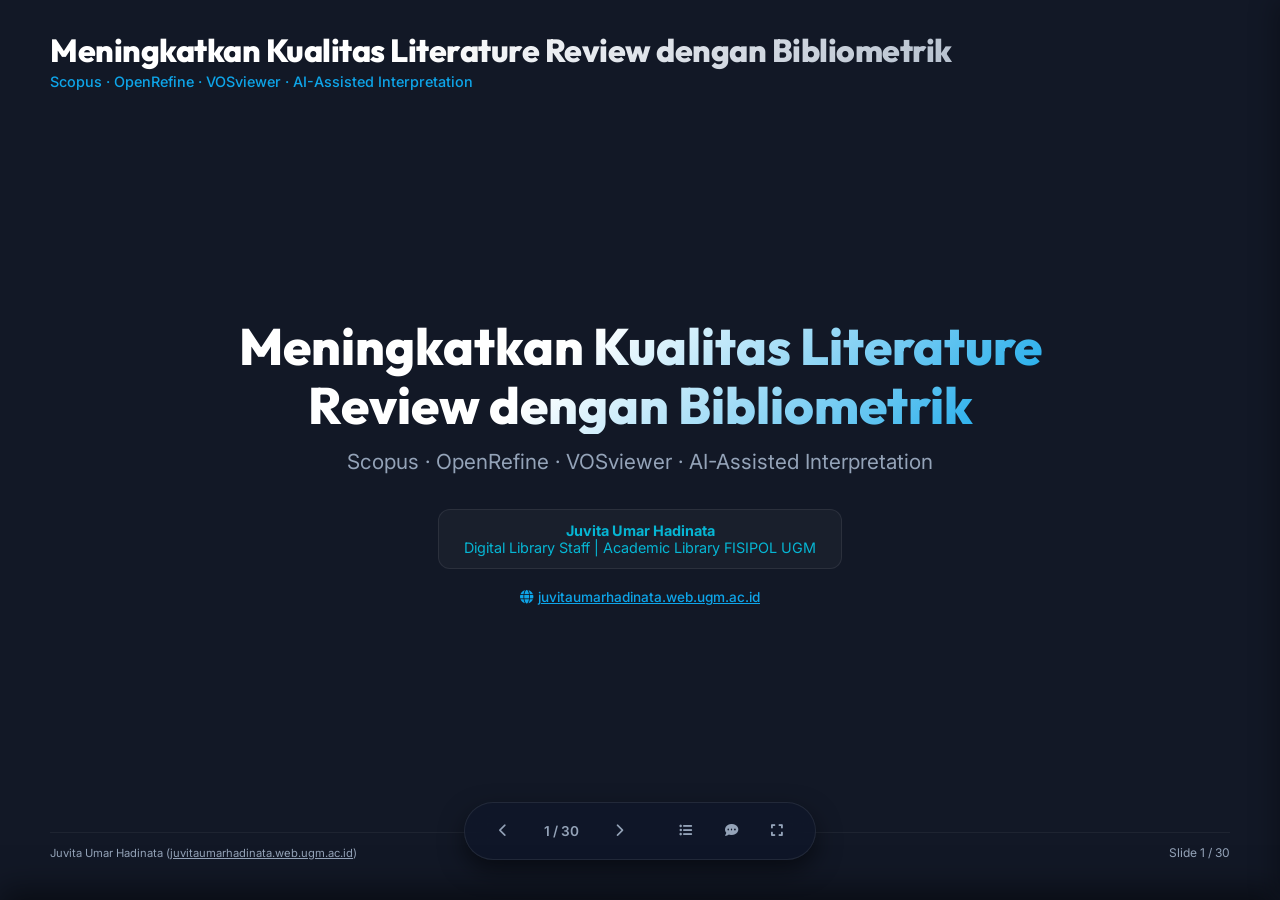
<file: modul3/index.html>
<!DOCTYPE html>
<html lang="id">
<head>
  <meta charset="UTF-8">
  <meta name="viewport" content="width=device-width, initial-scale=1.0">
  <title>Slide Interaktif Modul 3: Analisis Bibliometrik & Deteksi Research Gap</title>
  
  <!-- Fonts & Icons -->
  <link rel="preconnect" href="https://fonts.googleapis.com">
  <link rel="preconnect" href="https://fonts.gstatic.com" crossorigin>
  <link href="https://fonts.googleapis.com/css2?family=Inter:wght@300;400;500;600;700&family=Outfit:wght@400;500;600;700;800&family=Fira+Code:wght@400;500&display=swap" rel="stylesheet">
  <link rel="stylesheet" href="https://cdnjs.cloudflare.com/ajax/libs/font-awesome/6.4.0/css/all.min.css">
  
  <!-- Custom Stylesheet -->
  <link rel="stylesheet" href="style.css">
</head>
<body class="theme-dark">

  <div id="app-container" class="layout-presentation">
    
    <!-- 1. MAIN PRESENTATION AREA -->
    <main id="presentation-area">
      <div id="slide-container">
        <!-- Slide content will be rendered dynamically here via slides.js -->
        <div id="active-slide-wrapper"></div>
      </div>
      
      <!-- Slide Navigation Controls overlay -->
      <div id="nav-overlay">
        <div class="nav-control-group">
          <button id="btn-prev" class="nav-btn" title="Slide Sebelumnya (Panah Kiri)"><i class="fa-solid fa-chevron-left"></i></button>
          <span id="slide-indicator">1 / 28</span>
          <button id="btn-next" class="nav-btn" title="Slide Selanjutnya (Panah Kanan / Spasi)"><i class="fa-solid fa-chevron-right"></i></button>
        </div>
        
        <div class="nav-control-group">
          <button id="btn-drawer-toggle" class="nav-btn" title="Daftar Slide"><i class="fa-solid fa-list-ul"></i></button>
          <button id="btn-notes-toggle" class="nav-btn" title="Tampilkan Catatan Presenter"><i class="fa-solid fa-comment-dots"></i></button>
          <button id="btn-fullscreen" class="nav-btn" title="Layar Penuh (F)"><i class="fa-solid fa-expand"></i></button>
        </div>
      </div>
    </main>
    
    <!-- 2. PRESENTER NOTES PANEL (Toggleable Sidebar) -->
    <aside id="presenter-panel" class="hidden">
      <div class="panel-header">
        <h3><i class="fa-solid fa-chalkboard-user"></i> Presenter Hub</h3>
        <button id="btn-close-notes" class="close-btn"><i class="fa-solid fa-xmark"></i></button>
      </div>
      <div class="panel-content">
        <div class="notes-section">
          <h4><i class="fa-solid fa-comments"></i> 💬 Diskusi Pemantik</h4>
          <div id="discussion-note-box" class="note-box discussion">
            <!-- Rendered dynamically -->
          </div>
        </div>
        <div class="notes-section">
          <h4><i class="fa-solid fa-microphone"></i> 🎤 Catatan Pembicara</h4>
          <div id="speaker-note-box" class="note-box speaker">
            <!-- Rendered dynamically -->
          </div>
        </div>
        <div class="notes-section">
          <h4><i class="fa-solid fa-circle-info"></i> 📊 Data & Referensi</h4>
          <div id="reference-note-box" class="note-box reference">
            <!-- Rendered dynamically -->
          </div>
        </div>
      </div>
    </aside>

    <!-- 3. SLIDE DRAWER (Slide List / Thumbnails Navigation) -->
    <div id="slide-drawer" class="drawer-hidden">
      <div class="drawer-header">
        <h3>Peta Navigasi Slide</h3>
        <button id="btn-close-drawer" class="close-btn"><i class="fa-solid fa-xmark"></i></button>
      </div>
      <div id="drawer-list" class="drawer-content">
        <!-- Rendered dynamically -->
      </div>
    </div>
    
  </div>

  <!-- Slide Data and Presentation Engine -->
  <script src="slides.js"></script>
</body>
</html>
</file>
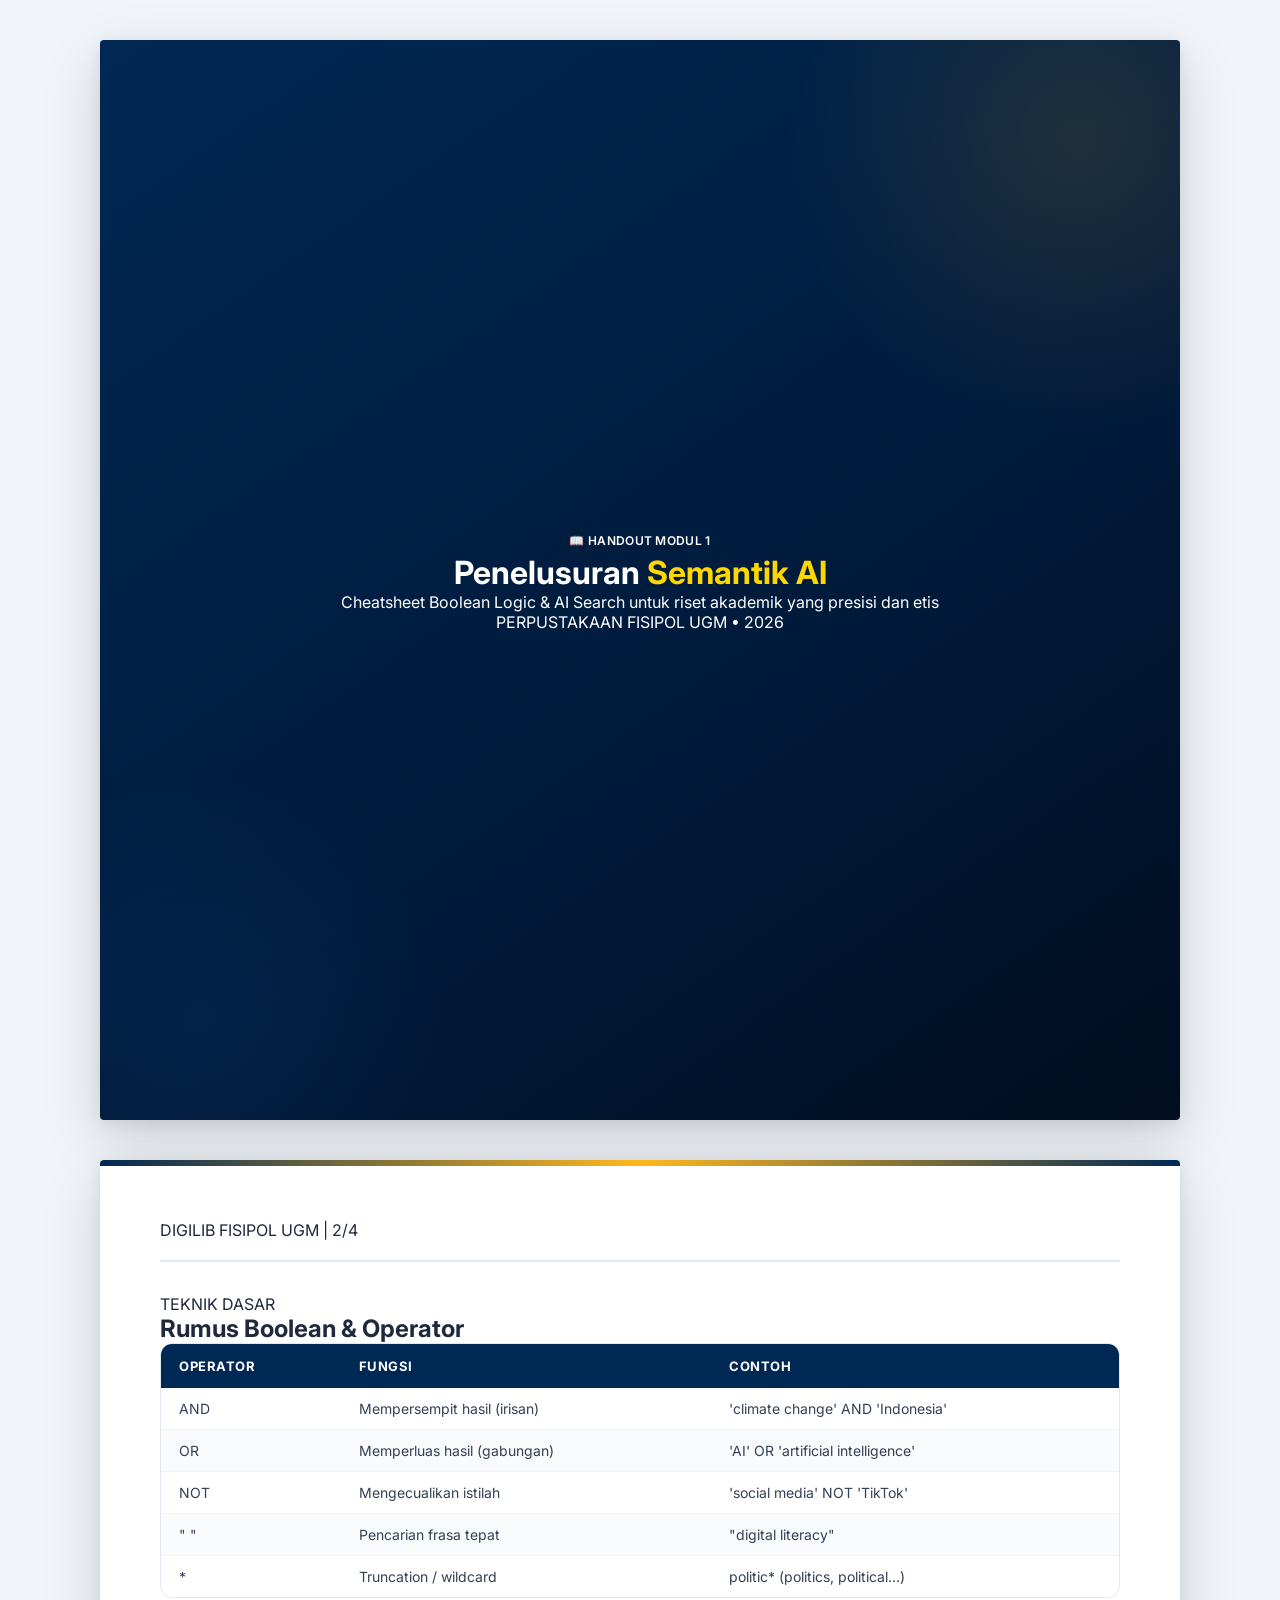
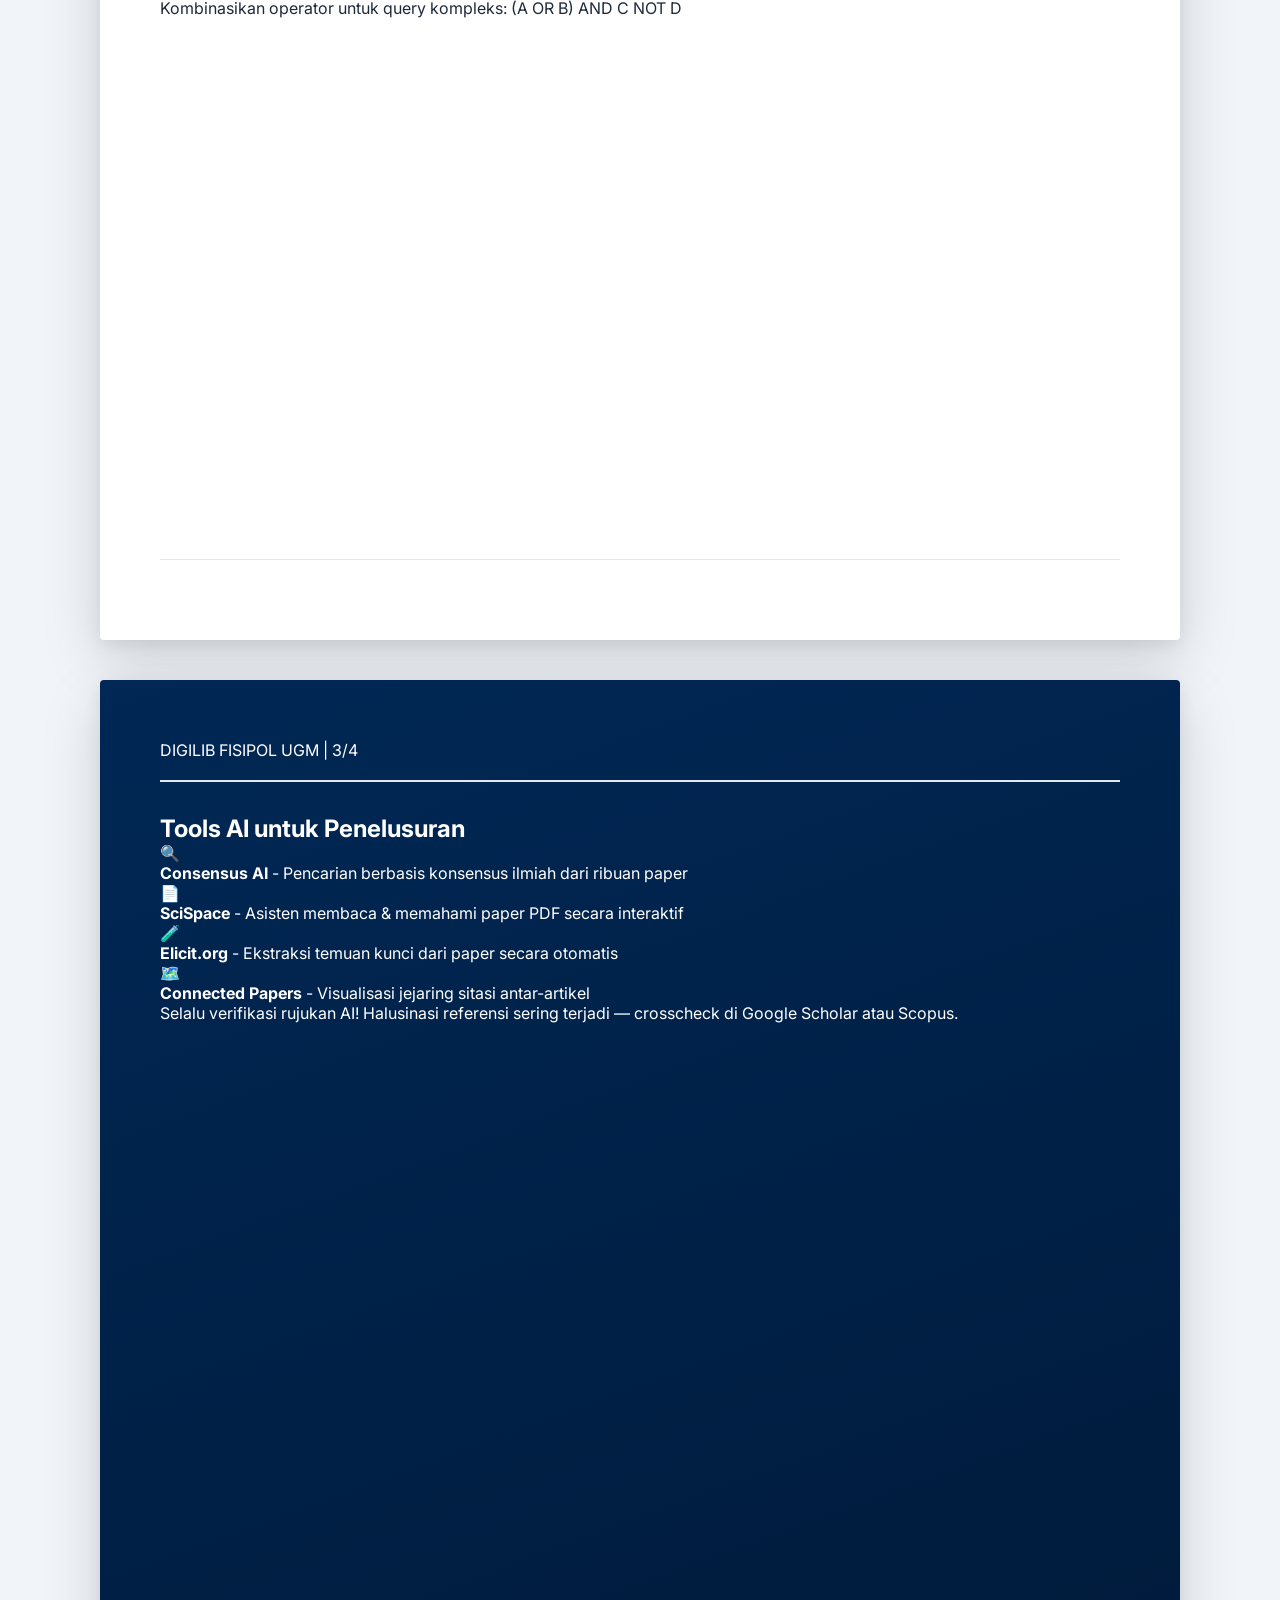
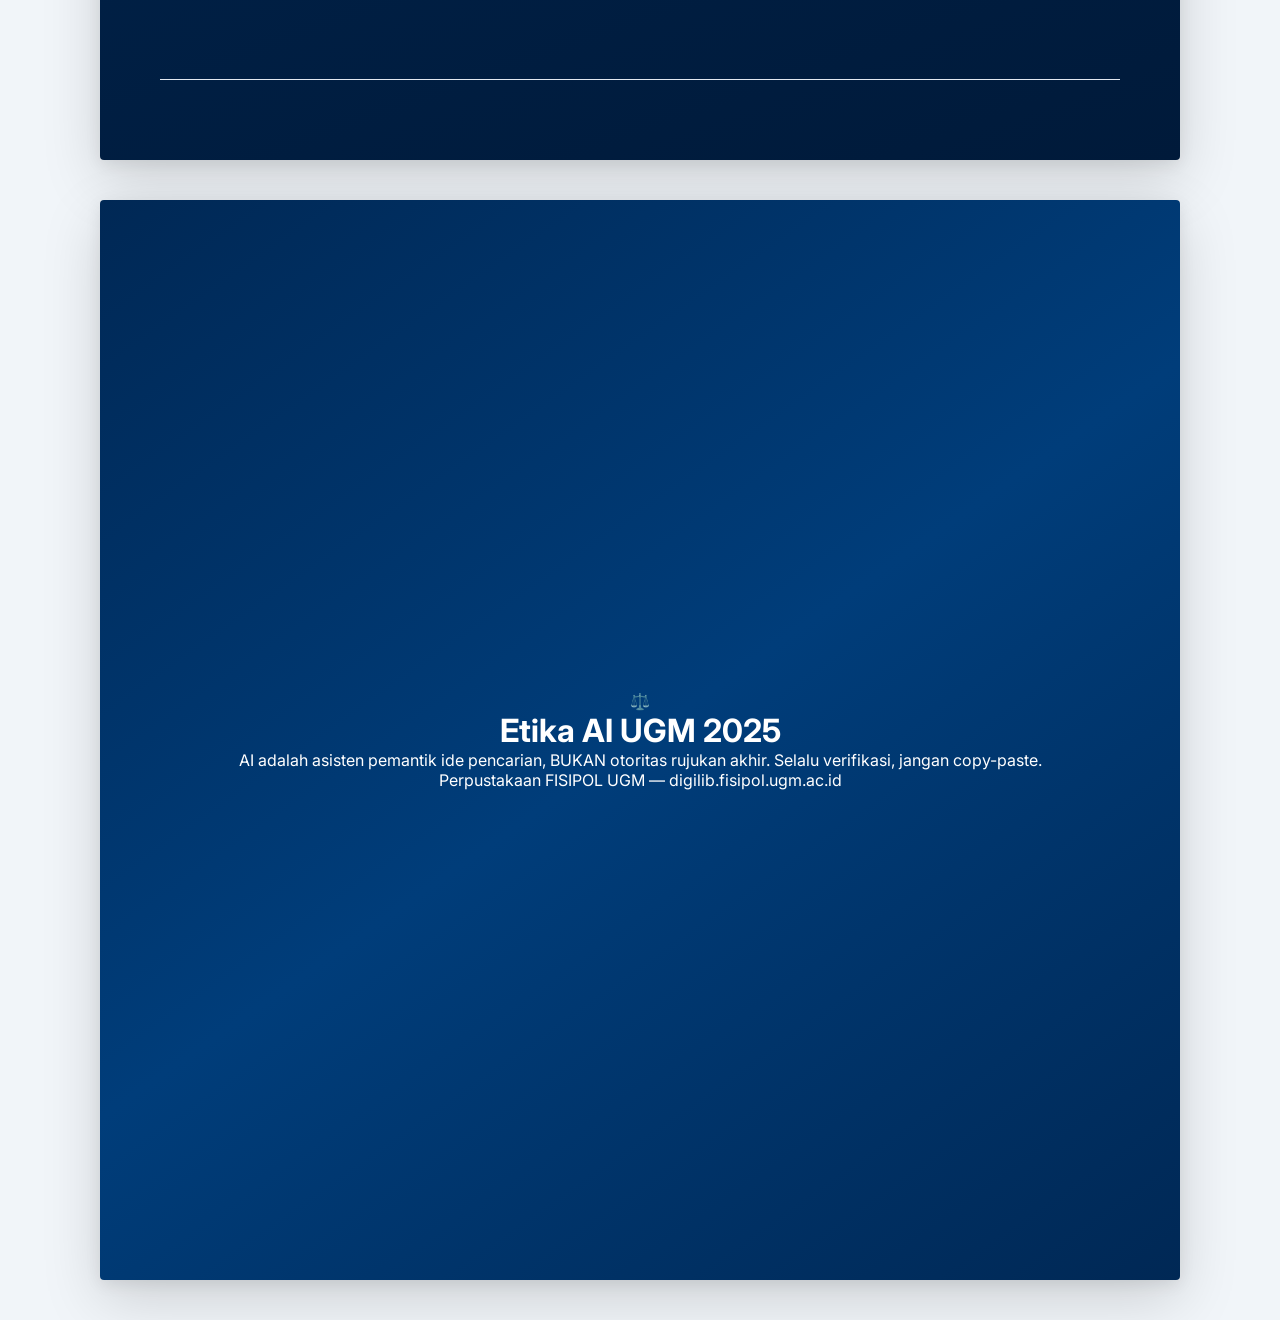
<file: infografis/handout-modul1.html>
<!DOCTYPE html>
<html lang="id">
<head>
    <meta charset="UTF-8">
    <meta name="viewport" content="width=device-width, initial-scale=1.0">
    <title>Handout Modul 1: Penelusuran Semantik AI — Digilib FISIPOL UGM</title>
    <link rel="stylesheet" href="style.css">
</head>
<body>
    <!-- PAGE 1 - Cover -->
    <div class="page page--cover">
        <div class="badge">📖 HANDOUT MODUL 1</div>
        <h1 class="title">Penelusuran <span style="color: gold;">Semantik AI</span></h1>
        <p class="subtitle">Cheatsheet Boolean Logic & AI Search untuk riset akademik yang presisi dan etis</p>
        <div class="footer">PERPUSTAKAAN FISIPOL UGM • 2026</div>
    </div>

    <!-- PAGE 2 - Boolean Logic Cheatsheet -->
    <div class="page page--content">
        <div class="top-bar">DIGILIB FISIPOL UGM | 2/4</div>
        <div class="section-label">TEKNIK DASAR</div>
        <h2 class="section-heading">Rumus Boolean & Operator</h2>
        
        <table class="info-table">
            <thead>
                <tr>
                    <th>Operator</th>
                    <th>Fungsi</th>
                    <th>Contoh</th>
                </tr>
            </thead>
            <tbody>
                <tr>
                    <td>AND</td>
                    <td>Mempersempit hasil (irisan)</td>
                    <td>'climate change' AND 'Indonesia'</td>
                </tr>
                <tr>
                    <td>OR</td>
                    <td>Memperluas hasil (gabungan)</td>
                    <td>'AI' OR 'artificial intelligence'</td>
                </tr>
                <tr>
                    <td>NOT</td>
                    <td>Mengecualikan istilah</td>
                    <td>'social media' NOT 'TikTok'</td>
                </tr>
                <tr>
                    <td>" "</td>
                    <td>Pencarian frasa tepat</td>
                    <td>"digital literacy"</td>
                </tr>
                <tr>
                    <td>*</td>
                    <td>Truncation / wildcard</td>
                    <td>politic* (politics, political...)</td>
                </tr>
            </tbody>
        </table>

        <div class="callout-info">
            Kombinasikan operator untuk query kompleks: (A OR B) AND C NOT D
        </div>
        <div class="bottom-bar"></div>
    </div>

    <!-- PAGE 3 - AI Search Tools -->
    <div class="page page--content-dark">
        <div class="top-bar dark">DIGILIB FISIPOL UGM | 3/4</div>
        <h2 class="section-heading">Tools AI untuk Penelusuran</h2>
        
        <div class="info-cards">
            <div class="card">
                <span class="icon blue">🔍</span>
                <div class="card-content">
                    <strong>Consensus AI</strong> - Pencarian berbasis konsensus ilmiah dari ribuan paper
                </div>
            </div>
            <div class="card">
                <span class="icon green">📄</span>
                <div class="card-content">
                    <strong>SciSpace</strong> - Asisten membaca & memahami paper PDF secara interaktif
                </div>
            </div>
            <div class="card">
                <span class="icon purple">🧪</span>
                <div class="card-content">
                    <strong>Elicit.org</strong> - Ekstraksi temuan kunci dari paper secara otomatis
                </div>
            </div>
            <div class="card">
                <span class="icon orange">🗺️</span>
                <div class="card-content">
                    <strong>Connected Papers</strong> - Visualisasi jejaring sitasi antar-artikel
                </div>
            </div>
        </div>

        <div class="callout-warning dark">
            Selalu verifikasi rujukan AI! Halusinasi referensi sering terjadi — crosscheck di Google Scholar atau Scopus.
        </div>
        <div class="bottom-bar dark"></div>
    </div>

    <!-- PAGE 4 - Closing / Etika -->
    <div class="page page--closing">
        <div class="icon">⚖️</div>
        <h1 class="title">Etika AI <span>UGM 2025</span></h1>
        <p class="desc">AI adalah asisten pemantik ide pencarian, BUKAN otoritas rujukan akhir. Selalu verifikasi, jangan copy-paste.</p>
        <div class="contact">Perpustakaan FISIPOL UGM — digilib.fisipol.ugm.ac.id</div>
    </div>
</body>
</html>
</file>
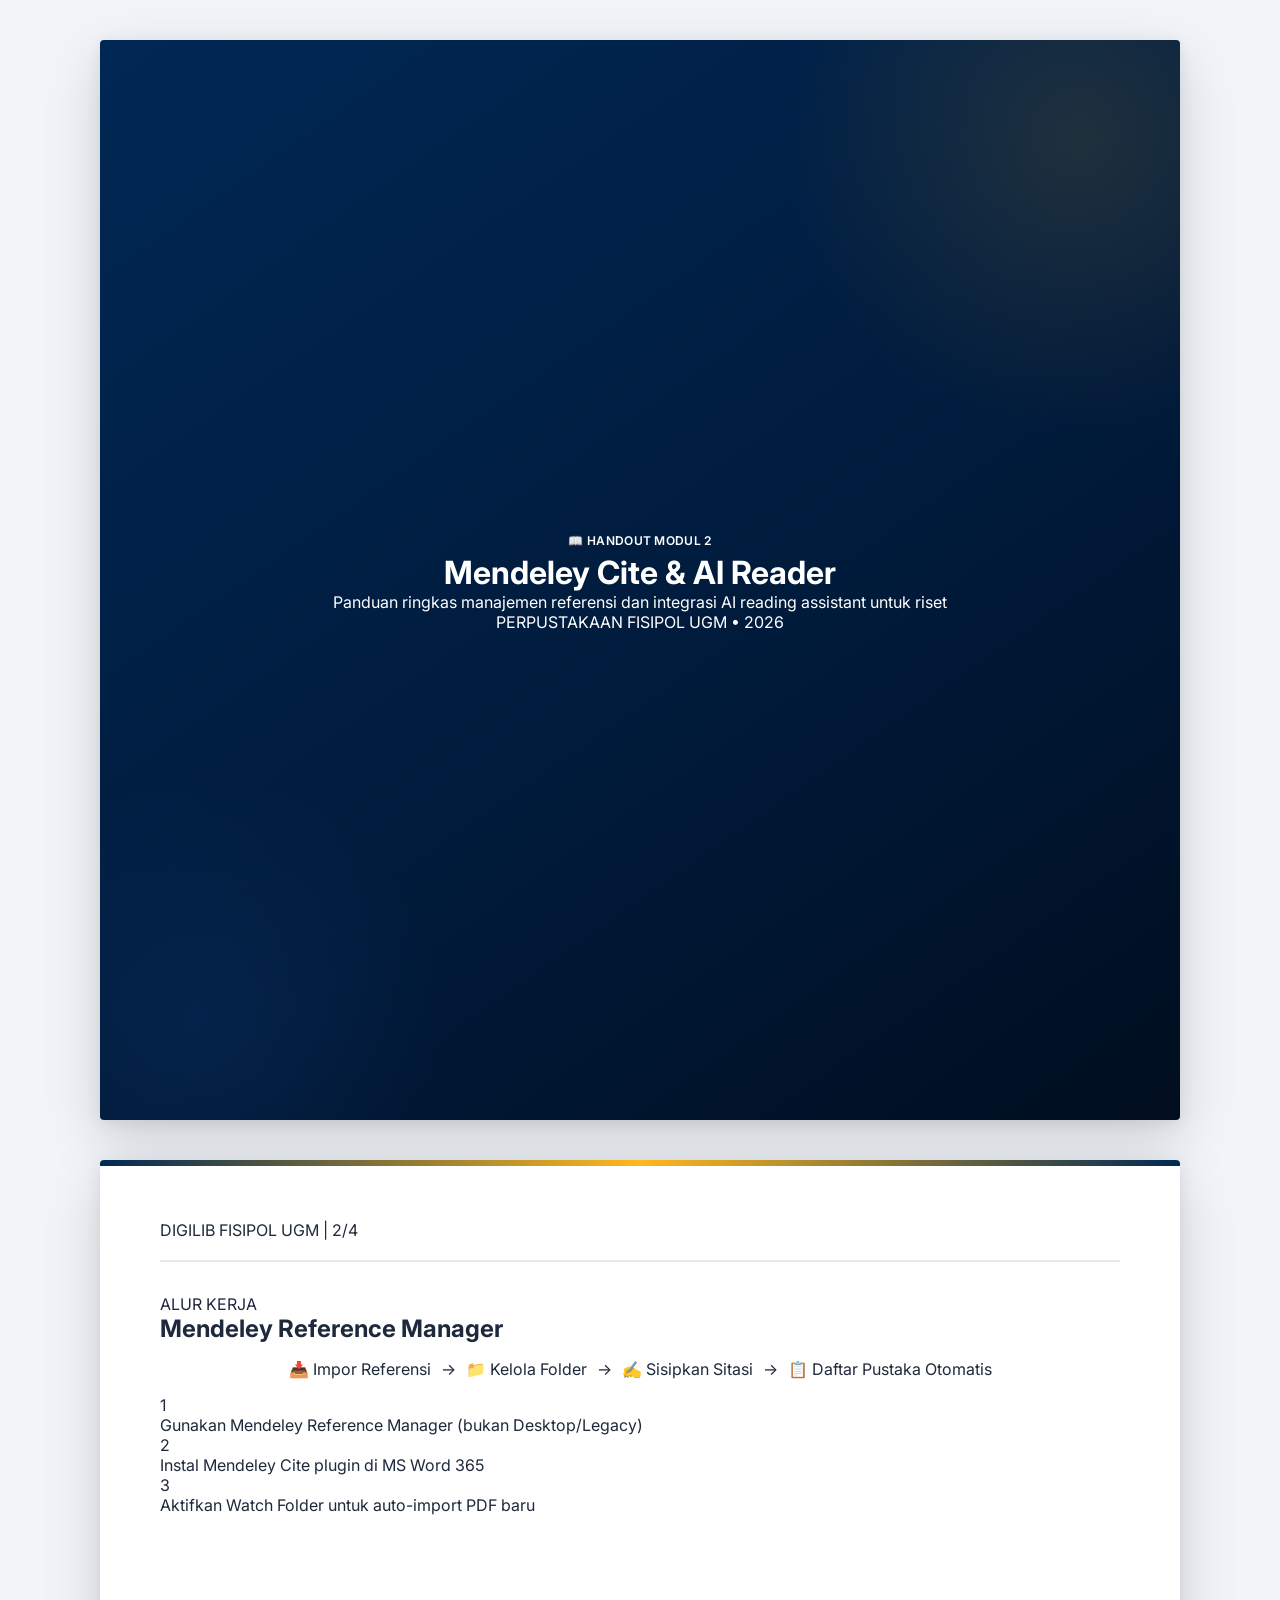
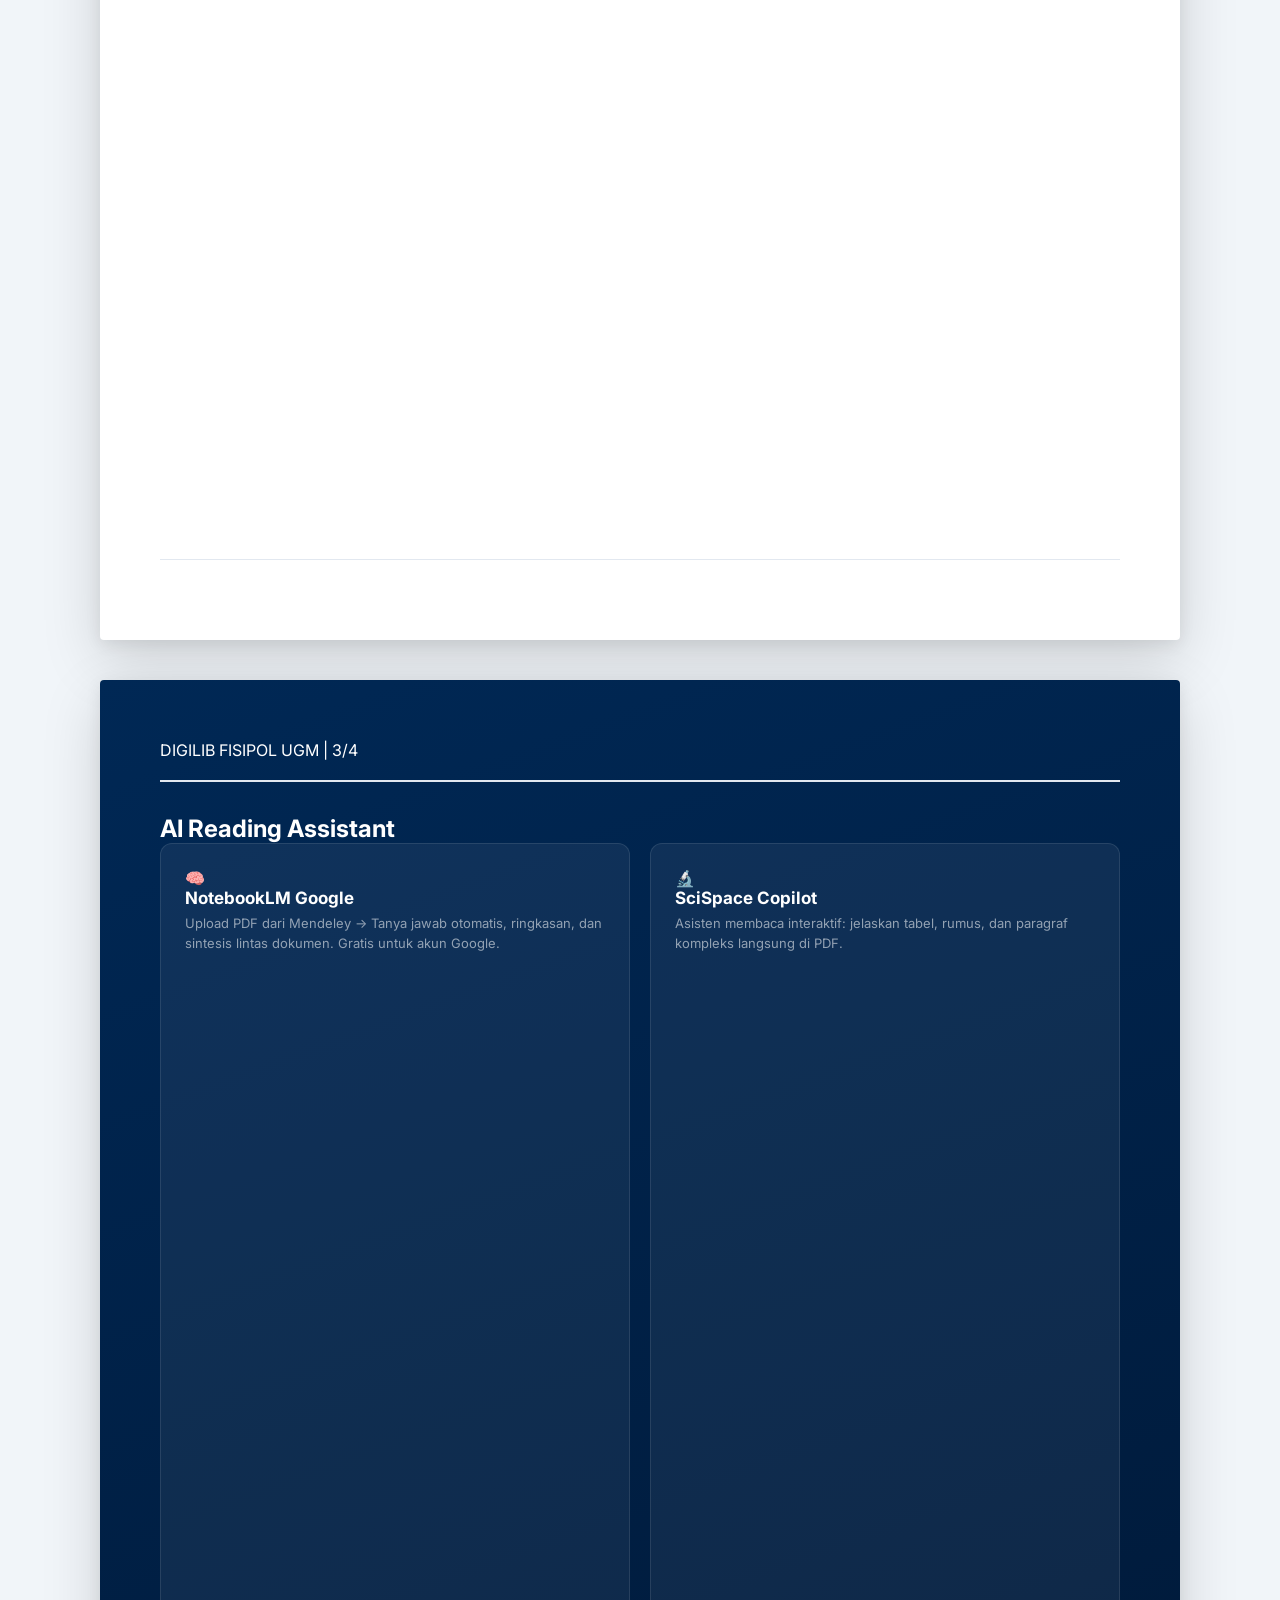
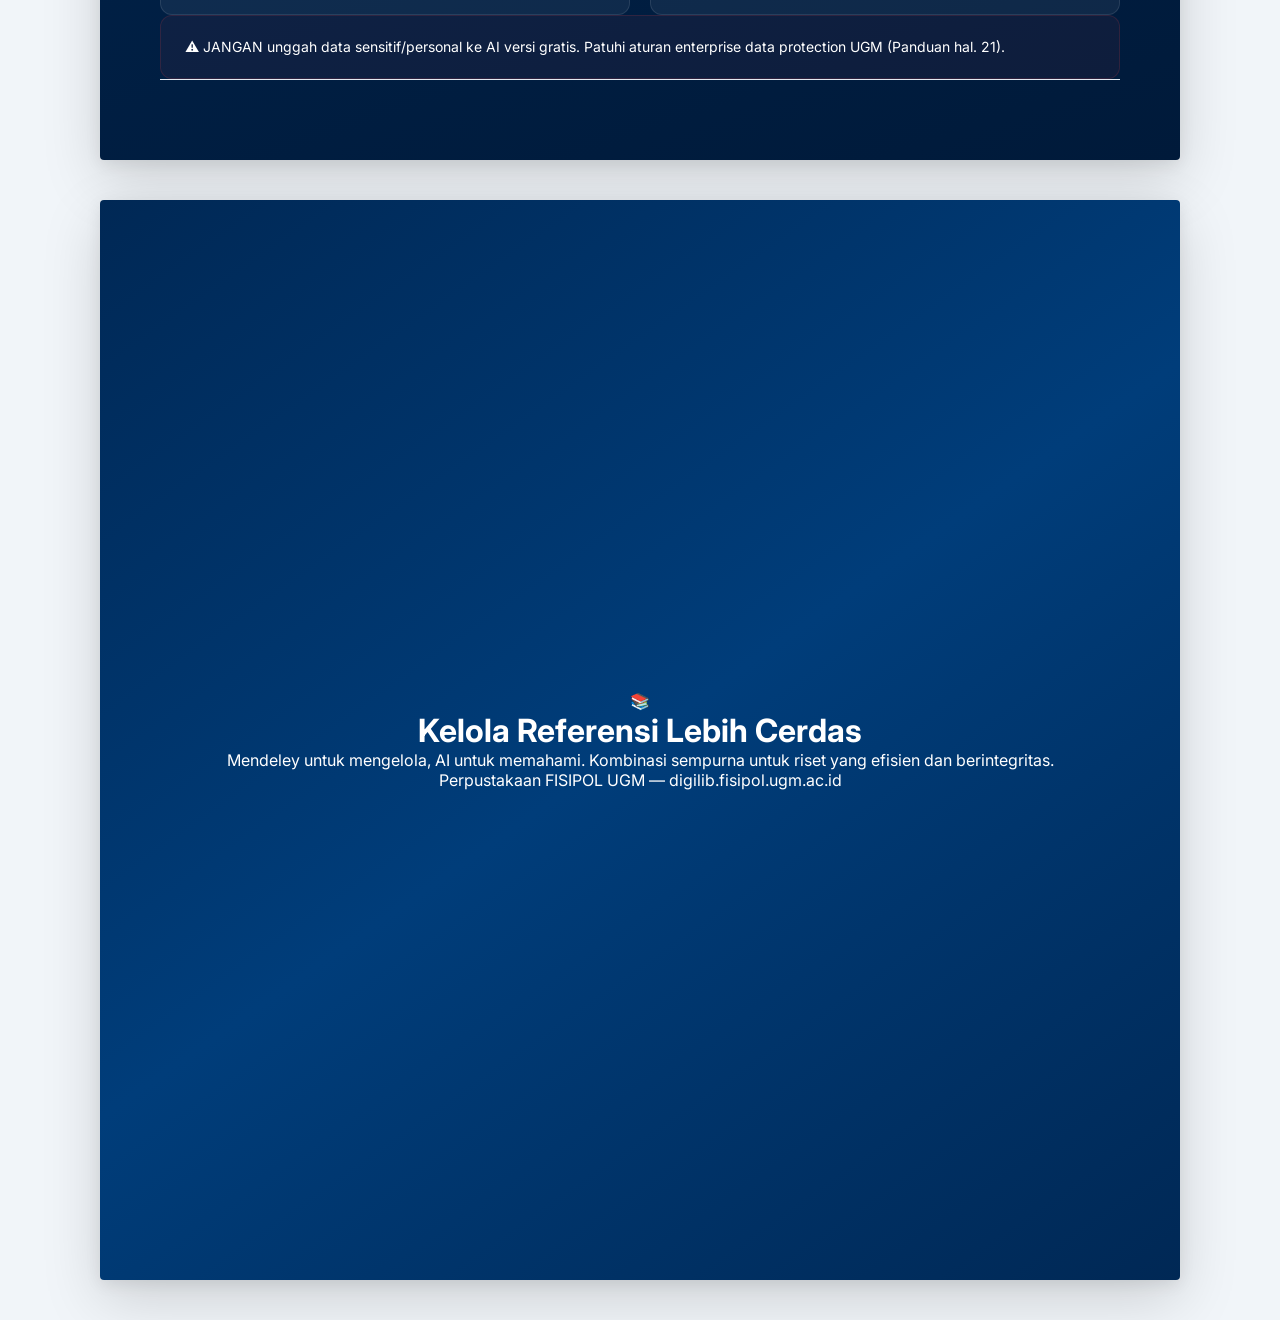
<file: infografis/handout-modul2.html>
<!DOCTYPE html>
<html lang="id">
<head>
    <meta charset="UTF-8">
    <meta name="viewport" content="width=device-width, initial-scale=1.0">
    <title>Handout Modul 2: Mendeley Cite & AI Reader — Digilib FISIPOL UGM</title>
    <link rel="stylesheet" href="style.css">
</head>
<body>

    <!-- PAGE 1: Cover -->
    <div class="page page--cover">
        <div class="badge">📖 HANDOUT MODUL 2</div>
        <h1 class="title">Mendeley Cite <span>& AI Reader</span></h1>
        <p class="subtitle">Panduan ringkas manajemen referensi dan integrasi AI reading assistant untuk riset</p>
        <div class="footer">PERPUSTAKAAN FISIPOL UGM &bull; 2026</div>
    </div>

    <!-- PAGE 2: Alur Mendeley -->
    <div class="page page--content">
        <div class="top-bar">DIGILIB FISIPOL UGM | 2/4</div>
        <div class="section-label">ALUR KERJA</div>
        <h2 class="section-heading">Mendeley Reference Manager</h2>
        
        <div class="flow">
            <div class="flow-node">📥 Impor Referensi</div>
            <div class="flow-arrow">&rarr;</div>
            <div class="flow-node">📁 Kelola Folder</div>
            <div class="flow-arrow">&rarr;</div>
            <div class="flow-node">✍️ Sisipkan Sitasi</div>
            <div class="flow-arrow">&rarr;</div>
            <div class="flow-node">📋 Daftar Pustaka Otomatis</div>
        </div>
        
        <div class="step-cards">
            <div class="step-card">
                <div class="step-number">1</div>
                <div class="step-text">Gunakan Mendeley Reference Manager (bukan Desktop/Legacy)</div>
            </div>
            <div class="step-card">
                <div class="step-number">2</div>
                <div class="step-text">Instal Mendeley Cite plugin di MS Word 365</div>
            </div>
            <div class="step-card">
                <div class="step-number">3</div>
                <div class="step-text">Aktifkan Watch Folder untuk auto-import PDF baru</div>
            </div>
        </div>

        <div class="bottom-bar"></div>
    </div>

    <!-- PAGE 3: AI Reading Assistant -->
    <div class="page page--content-dark">
        <div class="top-bar dark">DIGILIB FISIPOL UGM | 3/4</div>
        <h2 class="section-heading">AI Reading Assistant</h2>
        
        <div class="info-grid">
            <div class="info-card">
                <div class="card-icon blue">🧠</div>
                <div class="card-content">
                    <h3>NotebookLM Google</h3>
                    <p>Upload PDF dari Mendeley &rarr; Tanya jawab otomatis, ringkasan, dan sintesis lintas dokumen. Gratis untuk akun Google.</p>
                </div>
            </div>
            <div class="info-card">
                <div class="card-icon green">🔬</div>
                <div class="card-content">
                    <h3>SciSpace Copilot</h3>
                    <p>Asisten membaca interaktif: jelaskan tabel, rumus, dan paragraf kompleks langsung di PDF.</p>
                </div>
            </div>
        </div>
        
        <div class="callout callout--danger dark" style="color: white;">
            ⚠️ JANGAN unggah data sensitif/personal ke AI versi gratis. Patuhi aturan enterprise data protection UGM (Panduan hal. 21).
        </div>

        <div class="bottom-bar dark"></div>
    </div>

    <!-- PAGE 4: Closing -->
    <div class="page page--closing">
        <div class="icon">📚</div>
        <h1 class="title">Kelola Referensi <span>Lebih Cerdas</span></h1>
        <p class="desc">Mendeley untuk mengelola, AI untuk memahami. Kombinasi sempurna untuk riset yang efisien dan berintegritas.</p>
        <div class="contact">Perpustakaan FISIPOL UGM &mdash; digilib.fisipol.ugm.ac.id</div>
    </div>

</body>
</html>
</file>
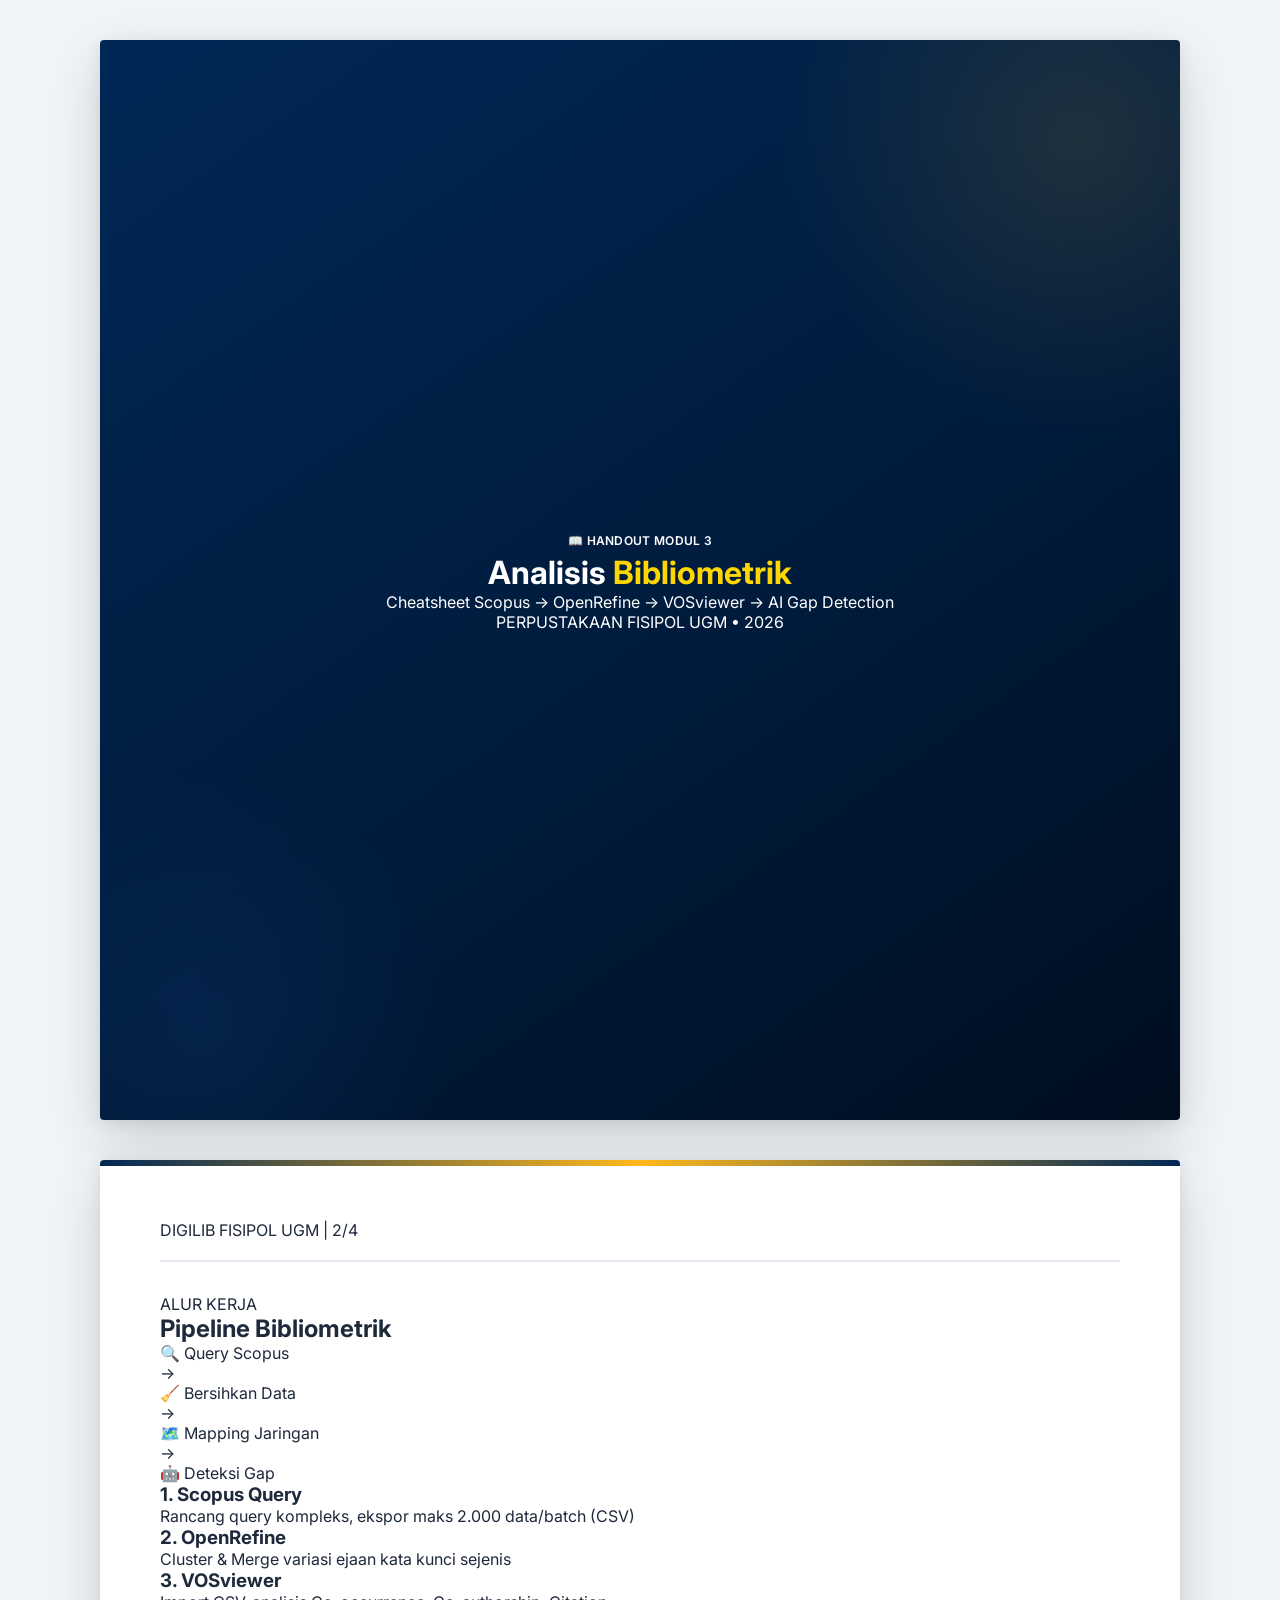
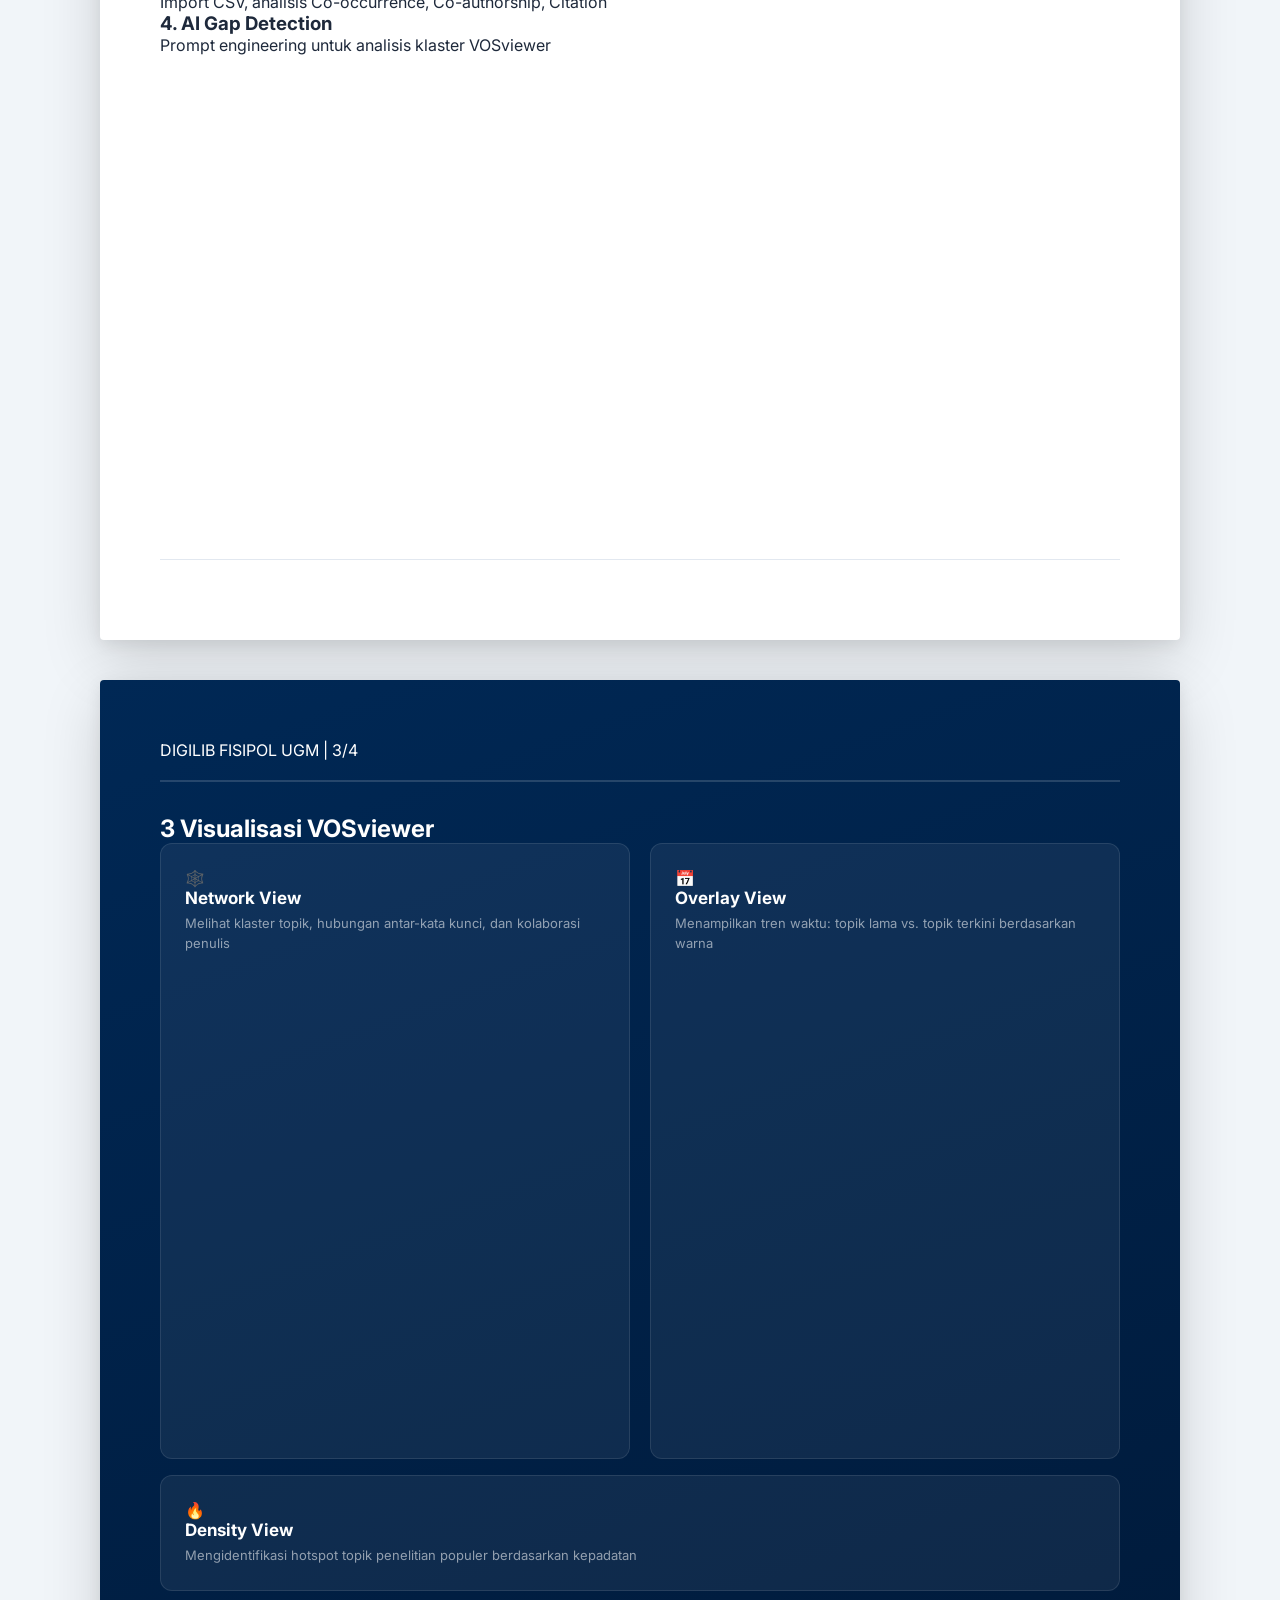
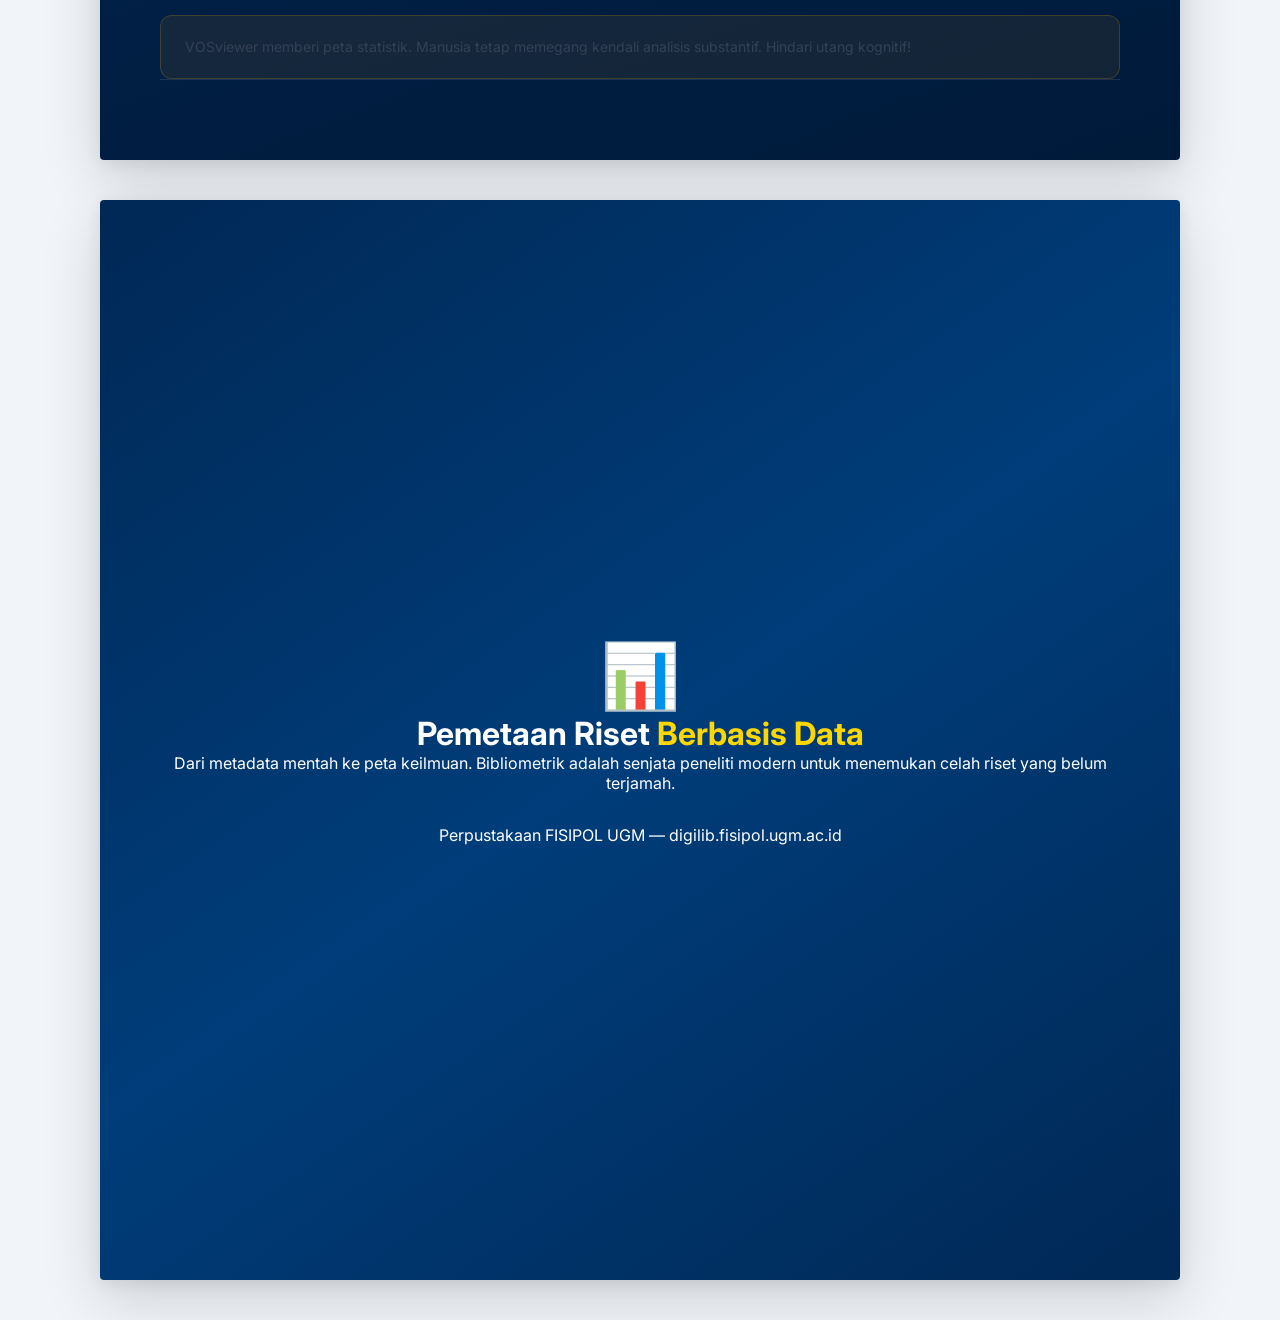
<file: infografis/handout-modul3.html>
<!DOCTYPE html>
<html lang="id">
<head>
    <meta charset="UTF-8">
    <meta name="viewport" content="width=device-width, initial-scale=1.0">
    <title>Handout Modul 3: Analisis Bibliometrik — Digilib FISIPOL UGM</title>
    <link rel="stylesheet" href="style.css">
</head>
<body>

    <!-- PAGE 1: Cover -->
    <div class="page page--cover">
        <div class="badge">📖 HANDOUT MODUL 3</div>
        <h1 class="title">Analisis <span style="color: gold;">Bibliometrik</span></h1>
        <p class="subtitle">Cheatsheet Scopus &rarr; OpenRefine &rarr; VOSviewer &rarr; AI Gap Detection</p>
        <div class="footer">PERPUSTAKAAN FISIPOL UGM &bull; 2026</div>
    </div>

    <!-- PAGE 2: Pipeline Overview -->
    <div class="page page--content">
        <div class="top-bar">DIGILIB FISIPOL UGM | 2/4</div>
        <div class="section-label">ALUR KERJA</div>
        <h2 class="section-heading">Pipeline Bibliometrik</h2>
        
        <div class="flow-component">
            <div class="flow-node">
                <span class="icon">🔍</span>
                <span class="label">Query Scopus</span>
            </div>
            <div class="flow-arrow">&rarr;</div>
            <div class="flow-node">
                <span class="icon">🧹</span>
                <span class="label">Bersihkan Data</span>
            </div>
            <div class="flow-arrow">&rarr;</div>
            <div class="flow-node">
                <span class="icon">🗺️</span>
                <span class="label">Mapping Jaringan</span>
            </div>
            <div class="flow-arrow">&rarr;</div>
            <div class="flow-node">
                <span class="icon">🤖</span>
                <span class="label">Deteksi Gap</span>
            </div>
        </div>

        <div class="step-cards">
            <div class="step-card">
                <h3>1. Scopus Query</h3>
                <p>Rancang query kompleks, ekspor maks 2.000 data/batch (CSV)</p>
            </div>
            <div class="step-card">
                <h3>2. OpenRefine</h3>
                <p>Cluster &amp; Merge variasi ejaan kata kunci sejenis</p>
            </div>
            <div class="step-card">
                <h3>3. VOSviewer</h3>
                <p>Import CSV, analisis Co-occurrence, Co-authorship, Citation</p>
            </div>
            <div class="step-card">
                <h3>4. AI Gap Detection</h3>
                <p>Prompt engineering untuk analisis klaster VOSviewer</p>
            </div>
        </div>
        
        <div class="bottom-bar"></div>
    </div>

    <!-- PAGE 3: VOSviewer 3 Visualisasi Kunci -->
    <div class="page page--content-dark">
        <div class="top-bar top-bar--dark">DIGILIB FISIPOL UGM | 3/4</div>
        <h2 class="section-heading">3 Visualisasi VOSviewer</h2>
        
        <div class="info-grid">
            <div class="info-card">
                <span class="icon" style="color: blue;">🕸️</span>
                <h3>Network View</h3>
                <p>Melihat klaster topik, hubungan antar-kata kunci, dan kolaborasi penulis</p>
            </div>
            <div class="info-card">
                <span class="icon" style="color: green;">📅</span>
                <h3>Overlay View</h3>
                <p>Menampilkan tren waktu: topik lama vs. topik terkini berdasarkan warna</p>
            </div>
        </div>
        <div style="margin-top: 1rem;">
            <div class="info-card info-card--full-width">
                <span class="icon" style="color: orange;">🔥</span>
                <h3>Density View</h3>
                <p>Mengidentifikasi hotspot topik penelitian populer berdasarkan kepadatan</p>
            </div>
        </div>

        <div class="callout callout--warning callout--dark" style="margin-top: 1.5rem;">
            <p>VOSviewer memberi peta statistik. Manusia tetap memegang kendali analisis substantif. Hindari utang kognitif!</p>
        </div>

        <div class="bottom-bar bottom-bar--dark"></div>
    </div>

    <!-- PAGE 4: Closing -->
    <div class="page page--closing">
        <div class="icon-large" style="font-size: 4rem;">📊</div>
        <h1 class="title">Pemetaan Riset <span style="color: gold;">Berbasis Data</span></h1>
        <p class="desc">Dari metadata mentah ke peta keilmuan. Bibliometrik adalah senjata peneliti modern untuk menemukan celah riset yang belum terjamah.</p>
        <div class="contact" style="margin-top: 2rem;">Perpustakaan FISIPOL UGM &mdash; digilib.fisipol.ugm.ac.id</div>
    </div>

</body>
</html>
</file>
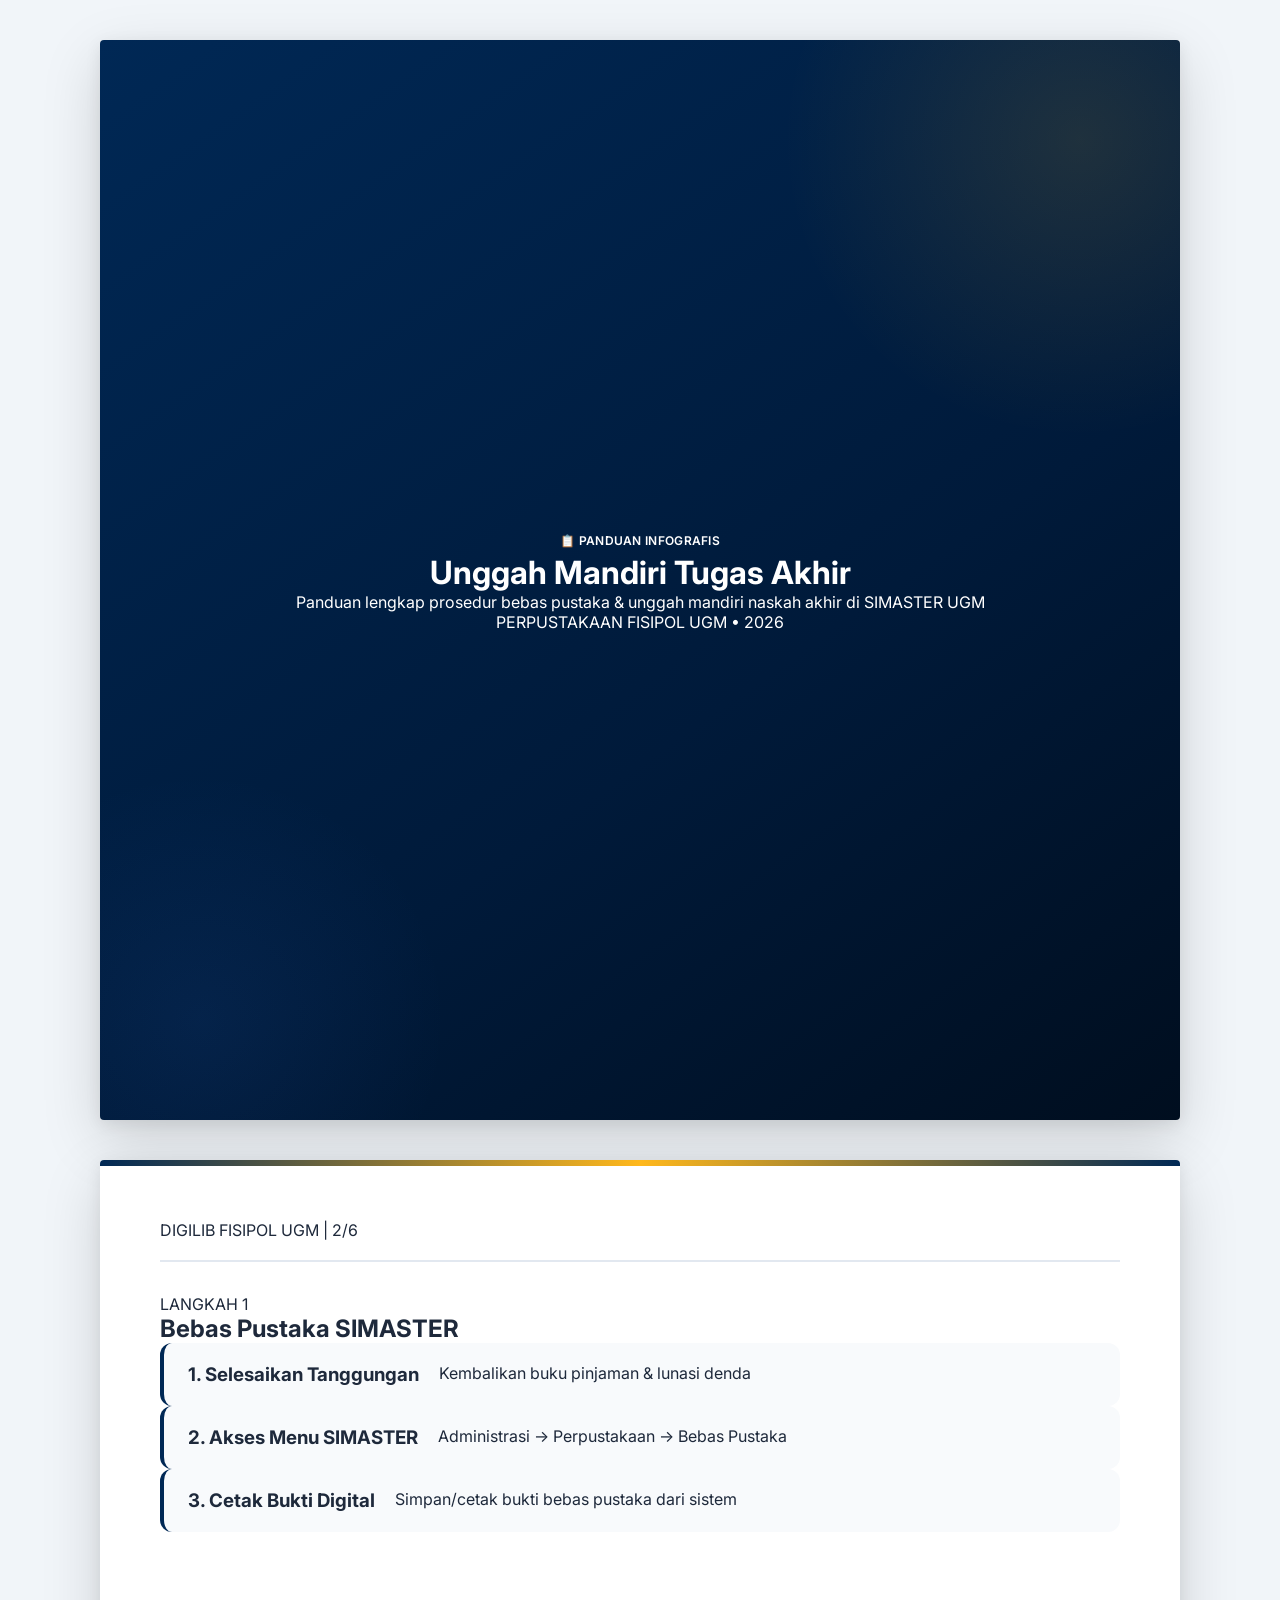
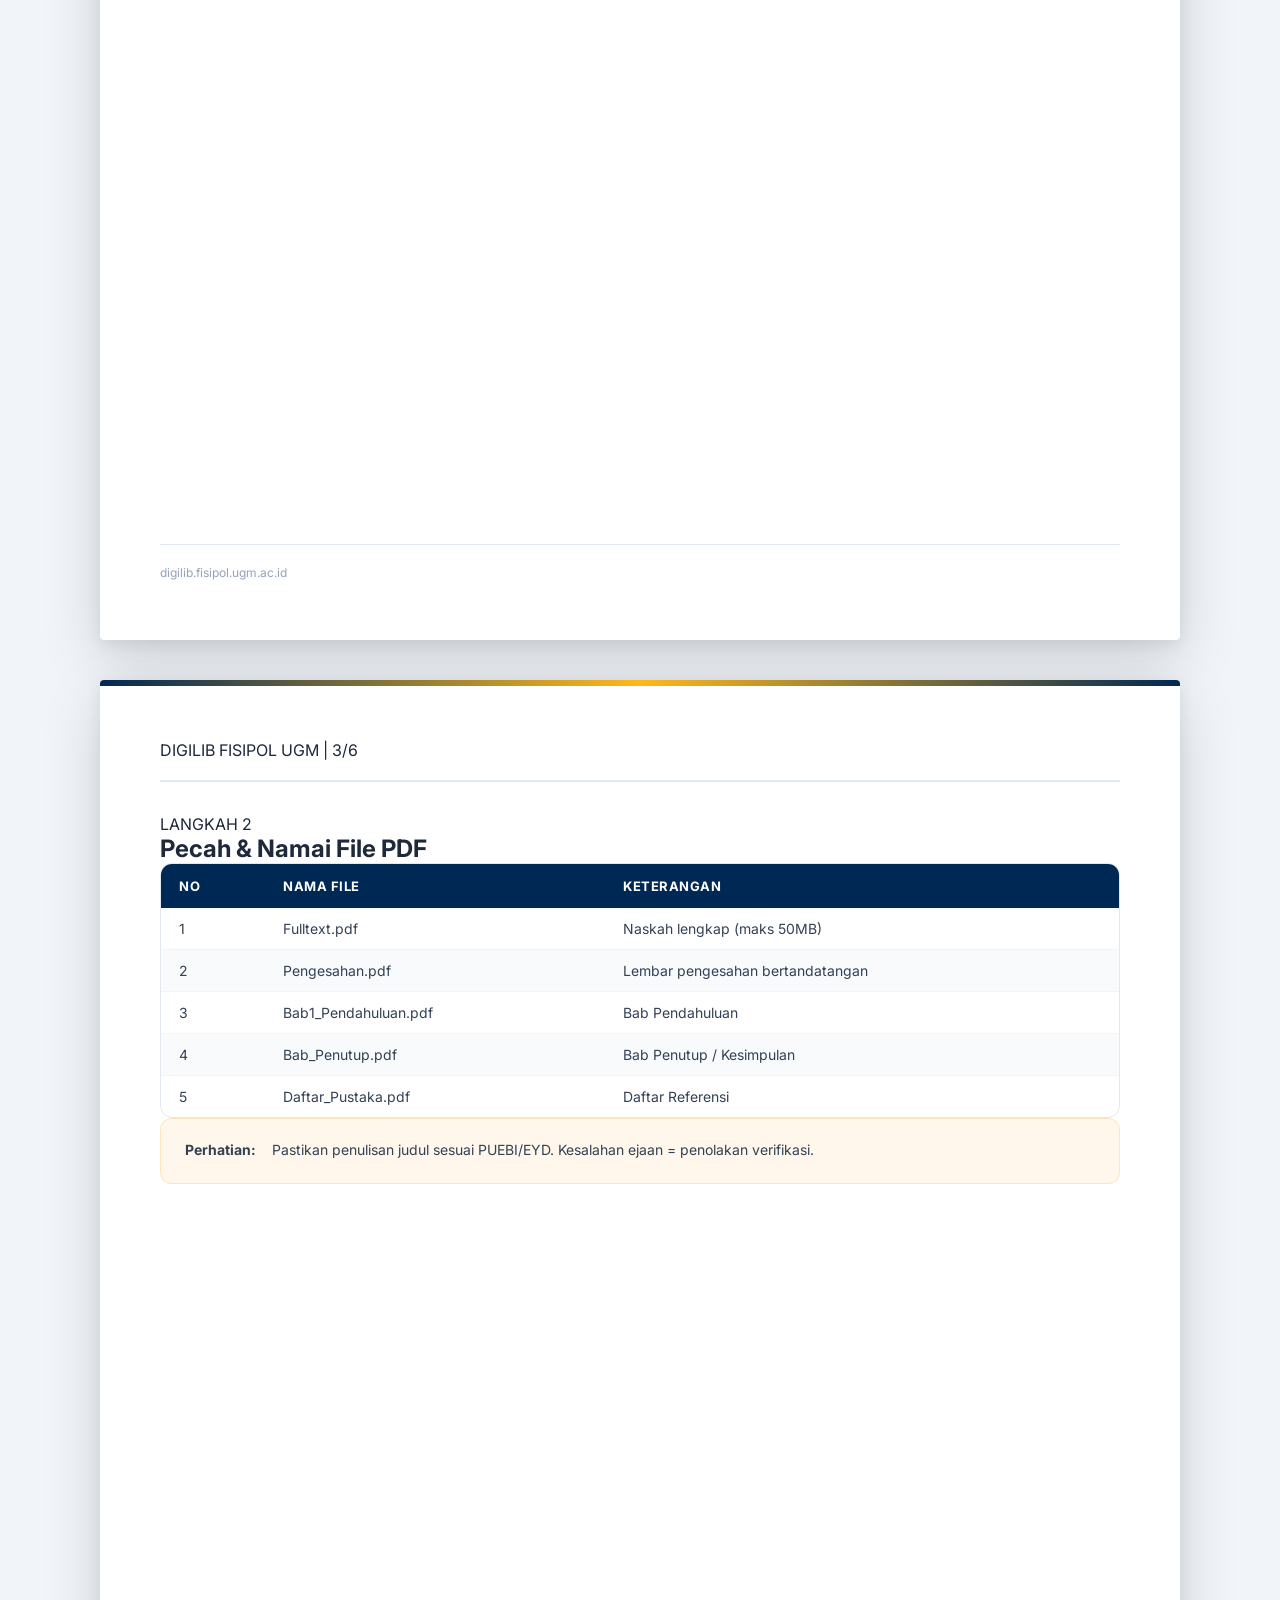
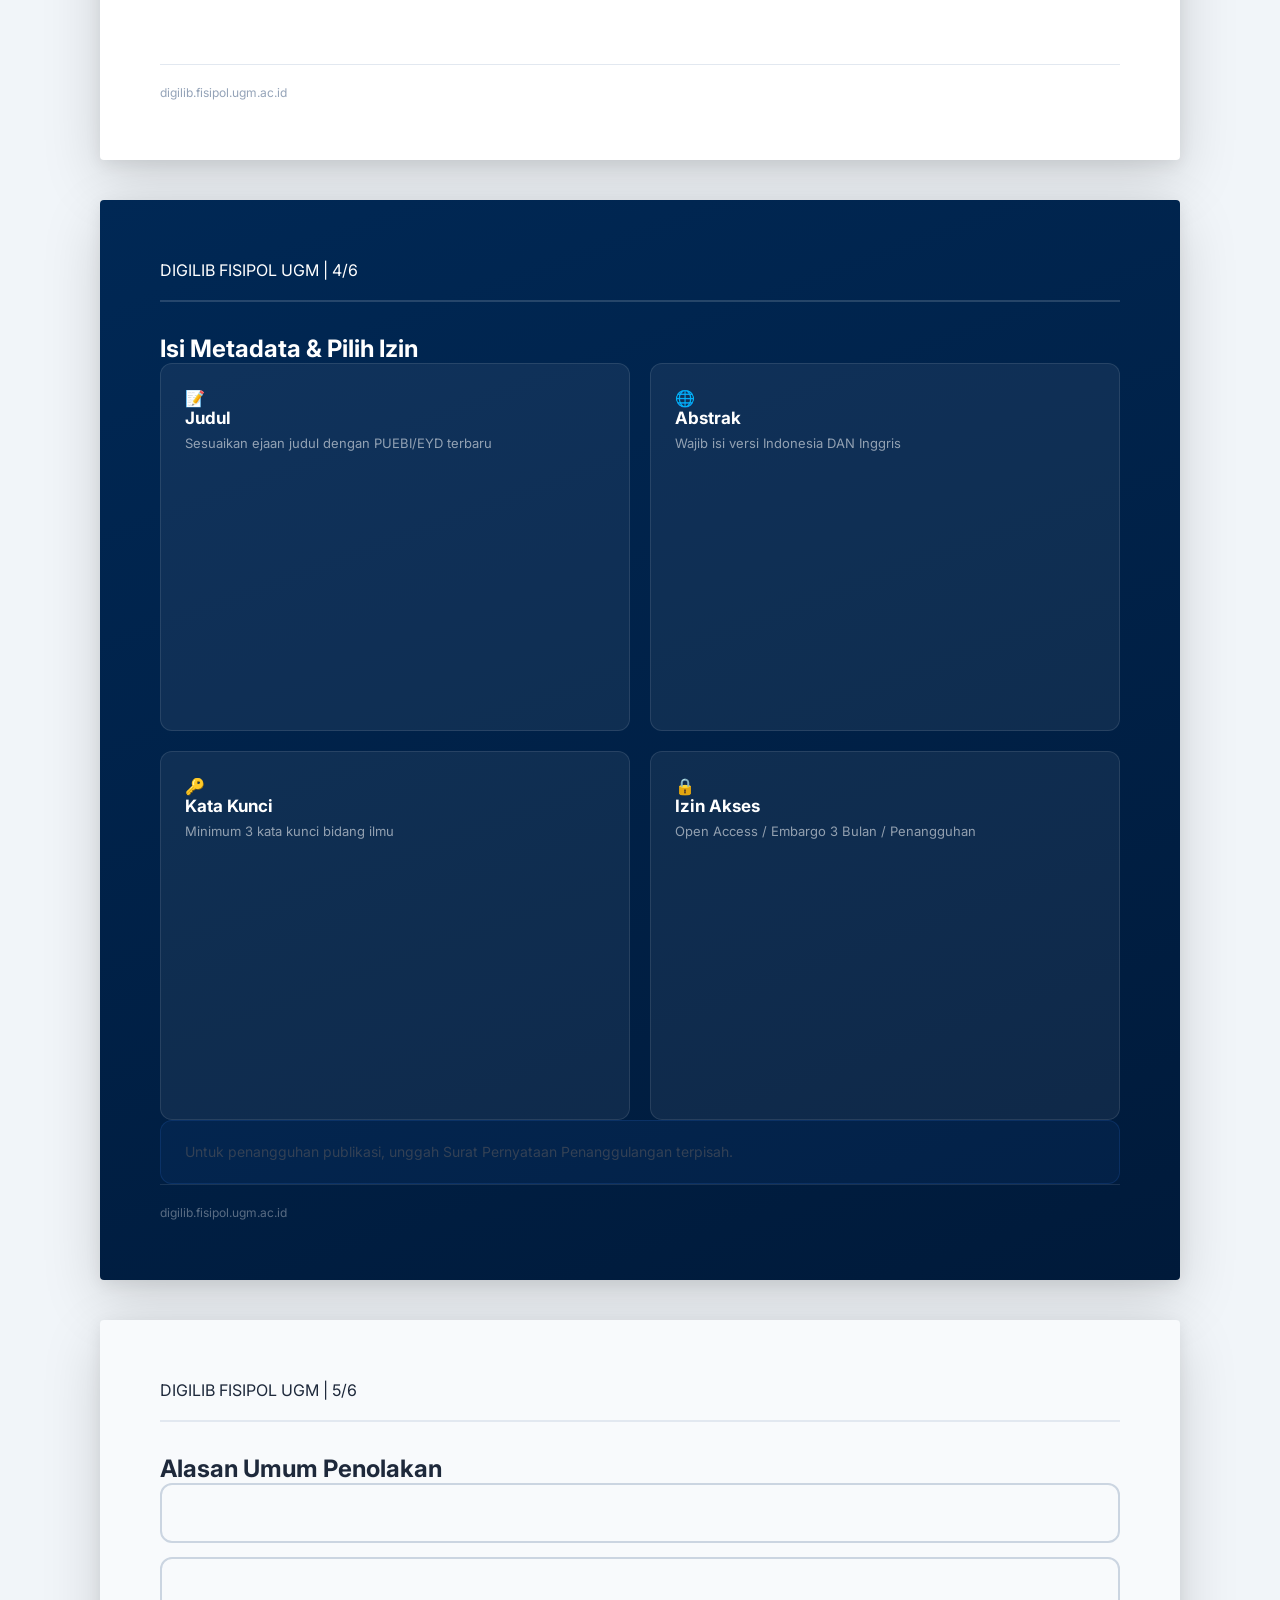
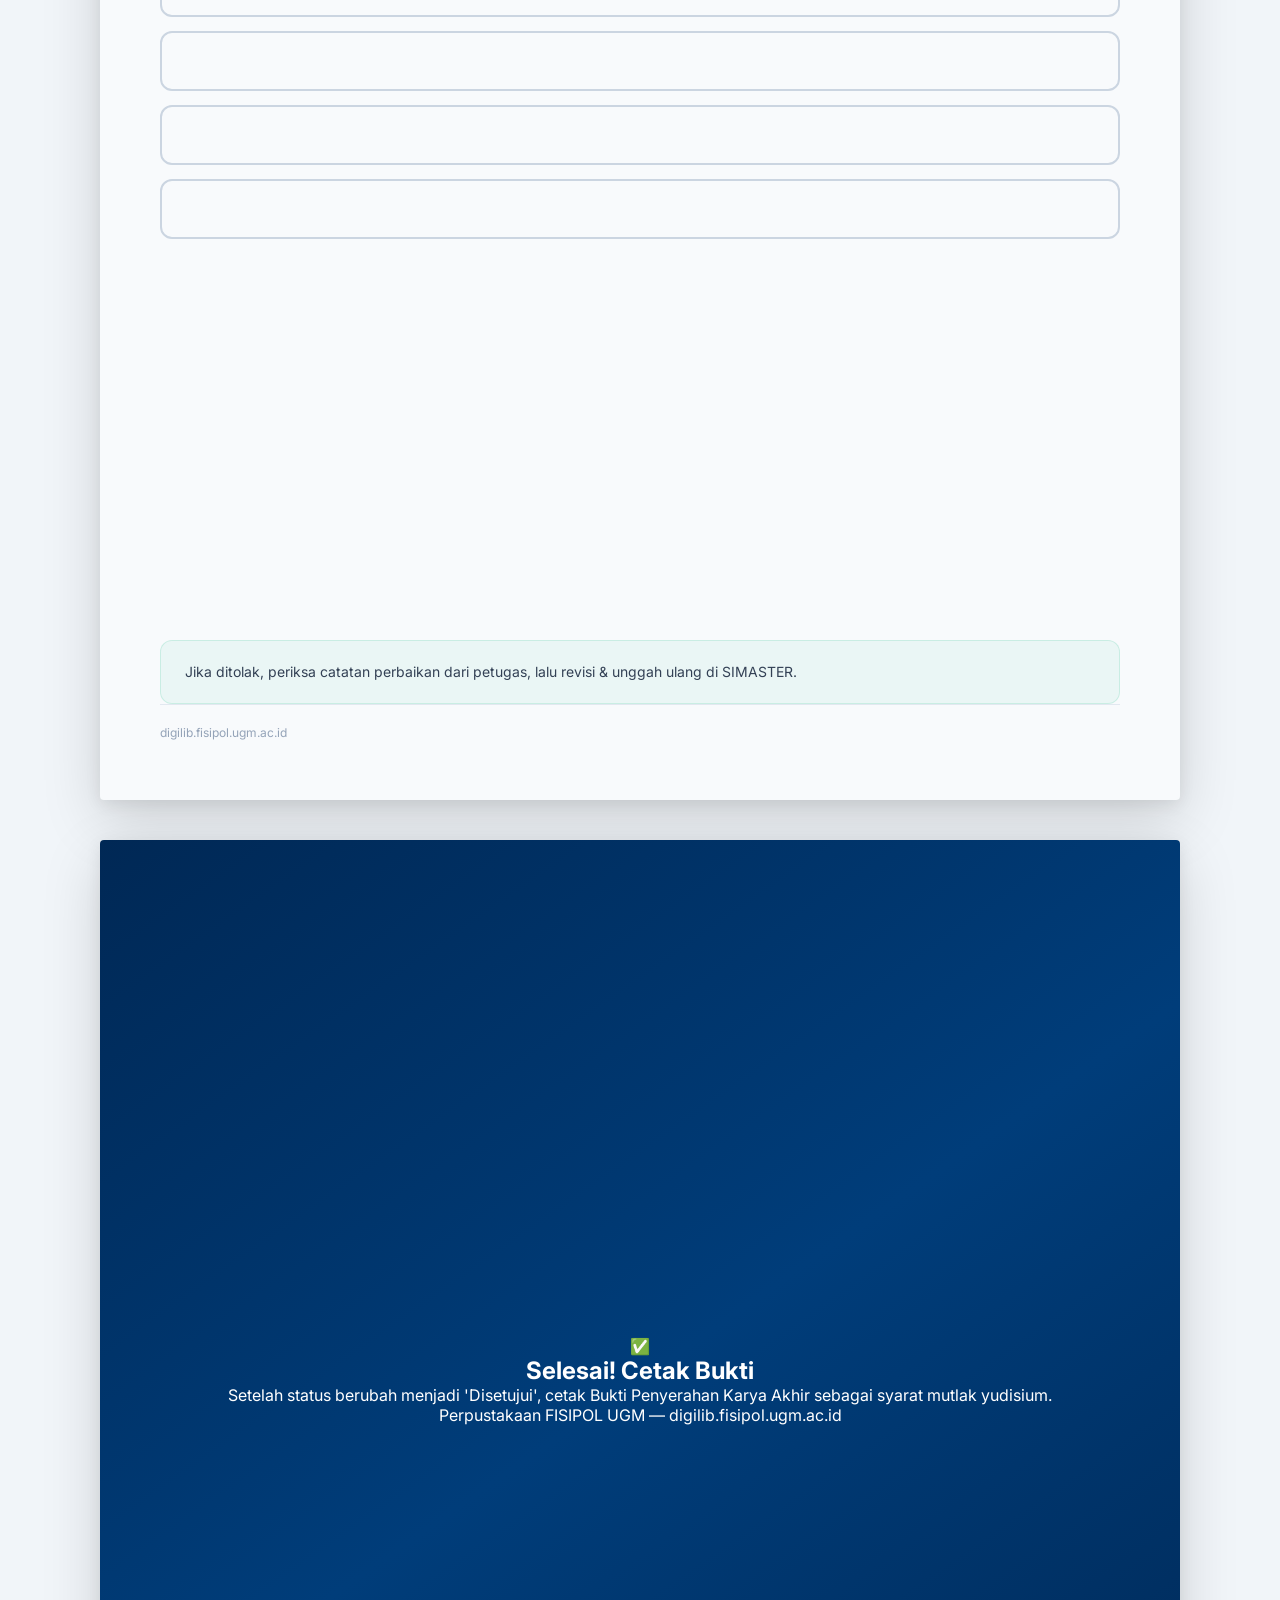
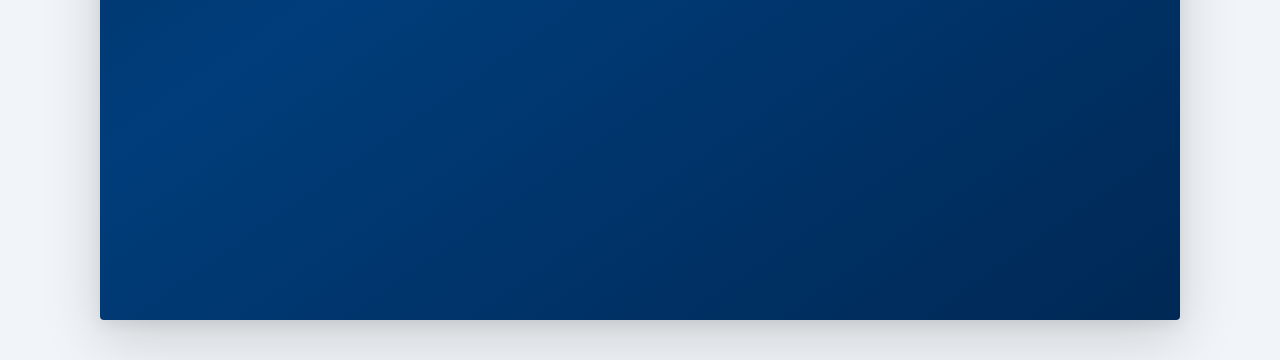
<file: infografis/modul4-unggah-mandiri.html>
<!DOCTYPE html>
<html lang="id">
<head>
    <meta charset="UTF-8">
    <meta name="viewport" content="width=device-width, initial-scale=1.0">
    <title>Infografis Unggah Mandiri — Digilib FISIPOL UGM</title>
    <link rel="stylesheet" href="style.css">
</head>
<body>

    <!-- PAGE 1: Cover -->
    <div class="page page--cover">
        <div class="badge">📋 PANDUAN INFOGRAFIS</div>
        <h1 class="title">Unggah Mandiri <span>Tugas Akhir</span></h1>
        <p class="subtitle">Panduan lengkap prosedur bebas pustaka & unggah mandiri naskah akhir di SIMASTER UGM</p>
        <div class="footer">PERPUSTAKAAN FISIPOL UGM • 2026</div>
    </div>

    <!-- PAGE 2: Syarat Bebas Pustaka -->
    <div class="page page--content">
        <div class="top-bar">DIGILIB FISIPOL UGM | 2/6</div>
        <div class="section-title-label">LANGKAH 1</div>
        <h2 class="section-heading">Bebas Pustaka SIMASTER</h2>
        
        <div class="steps-container">
            <div class="step">
                <h3>1. Selesaikan Tanggungan</h3>
                <p>Kembalikan buku pinjaman & lunasi denda</p>
            </div>
            <div class="step">
                <h3>2. Akses Menu SIMASTER</h3>
                <p>Administrasi → Perpustakaan → Bebas Pustaka</p>
            </div>
            <div class="step">
                <h3>3. Cetak Bukti Digital</h3>
                <p>Simpan/cetak bukti bebas pustaka dari sistem</p>
            </div>
        </div>

        <div class="bottom-bar">
            <span>digilib.fisipol.ugm.ac.id</span>
        </div>
    </div>

    <!-- PAGE 3: Standardisasi File PDF -->
    <div class="page page--content">
        <div class="top-bar">DIGILIB FISIPOL UGM | 3/6</div>
        <div class="section-title-label">LANGKAH 2</div>
        <h2 class="section-heading">Pecah & Namai File PDF</h2>
        
        <table class="info-table">
            <thead>
                <tr>
                    <th>No</th>
                    <th>Nama File</th>
                    <th>Keterangan</th>
                </tr>
            </thead>
            <tbody>
                <tr>
                    <td>1</td>
                    <td>Fulltext.pdf</td>
                    <td>Naskah lengkap (maks 50MB)</td>
                </tr>
                <tr>
                    <td>2</td>
                    <td>Pengesahan.pdf</td>
                    <td>Lembar pengesahan bertandatangan</td>
                </tr>
                <tr>
                    <td>3</td>
                    <td>Bab1_Pendahuluan.pdf</td>
                    <td>Bab Pendahuluan</td>
                </tr>
                <tr>
                    <td>4</td>
                    <td>Bab_Penutup.pdf</td>
                    <td>Bab Penutup / Kesimpulan</td>
                </tr>
                <tr>
                    <td>5</td>
                    <td>Daftar_Pustaka.pdf</td>
                    <td>Daftar Referensi</td>
                </tr>
            </tbody>
        </table>

        <div class="callout callout--warning">
            <strong>Perhatian:</strong> Pastikan penulisan judul sesuai PUEBI/EYD. Kesalahan ejaan = penolakan verifikasi.
        </div>

        <div class="bottom-bar">
            <span>digilib.fisipol.ugm.ac.id</span>
        </div>
    </div>

    <!-- PAGE 4: Metadata & Izin Publikasi -->
    <div class="page page--content-dark">
        <div class="top-bar top-bar--dark">DIGILIB FISIPOL UGM | 4/6</div>
        <h2 class="section-heading">Isi Metadata & Pilih Izin</h2>
        
        <div class="info-grid">
            <div class="info-card info-card--blue">
                <div class="icon">📝</div>
                <h3>Judul</h3>
                <p>Sesuaikan ejaan judul dengan PUEBI/EYD terbaru</p>
            </div>
            <div class="info-card info-card--green">
                <div class="icon">🌐</div>
                <h3>Abstrak</h3>
                <p>Wajib isi versi Indonesia DAN Inggris</p>
            </div>
            <div class="info-card info-card--purple">
                <div class="icon">🔑</div>
                <h3>Kata Kunci</h3>
                <p>Minimum 3 kata kunci bidang ilmu</p>
            </div>
            <div class="info-card info-card--orange">
                <div class="icon">🔒</div>
                <h3>Izin Akses</h3>
                <p>Open Access / Embargo 3 Bulan / Penangguhan</p>
            </div>
        </div>

        <div class="callout callout--info">
            Untuk penangguhan publikasi, unggah Surat Pernyataan Penanggulangan terpisah.
        </div>

        <div class="bottom-bar bottom-bar--dark">
            <span>digilib.fisipol.ugm.ac.id</span>
        </div>
    </div>

    <!-- PAGE 5: Troubleshooting Penolakan -->
    <div class="page page--checklist">
        <div class="top-bar">DIGILIB FISIPOL UGM | 5/6</div>
        <h2 class="section-heading">Alasan Umum Penolakan</h2>
        
        <ul class="checklist">
            <li class="checklist__item checklist__check--empty">
                <span class="icon">❌</span> Lembar pengesahan belum lengkap bertandatangan
            </li>
            <li class="checklist__item checklist__check--empty">
                <span class="icon">❌</span> Penulisan judul tidak sesuai PUEBI/EYD
            </li>
            <li class="checklist__item checklist__check--empty">
                <span class="icon">❌</span> Urutan/penamaan file salah
            </li>
            <li class="checklist__item checklist__check--empty">
                <span class="icon">❌</span> File PDF tidak terbaca (corrupt/scan buruk)
            </li>
            <li class="checklist__item checklist__check--empty">
                <span class="icon">❌</span> Abstrak Inggris belum diisi
            </li>
        </ul>

        <div class="callout callout--success">
            Jika ditolak, periksa catatan perbaikan dari petugas, lalu revisi & unggah ulang di SIMASTER.
        </div>

        <div class="bottom-bar">
            <span>digilib.fisipol.ugm.ac.id</span>
        </div>
    </div>

    <!-- PAGE 6: Closing -->
    <div class="page page--closing">
        <div class="closing-icon">✅</div>
        <h2 class="closing-title">Selesai! <span>Cetak Bukti</span></h2>
        <p class="closing-desc">Setelah status berubah menjadi 'Disetujui', cetak Bukti Penyerahan Karya Akhir sebagai syarat mutlak yudisium.</p>
        <div class="closing-contact">Perpustakaan FISIPOL UGM — digilib.fisipol.ugm.ac.id</div>
    </div>

</body>
</html>
</file>
<file: modul3/style.css>
/* ==========================================================================
   INTERACTIVE PRESENTATION SYSTEM - CUSTOM STYLESHEET
   Aesthetics: Canva Midnight / Deep Space (Premium Dark Mode)
   ========================================================================== */

:root {
  --bg-main: #0B0F19;
  --bg-slide: #121826;
  --bg-card: rgba(30, 41, 59, 0.7);
  --bg-card-hover: rgba(30, 41, 59, 0.9);
  
  --border-color: rgba(255, 255, 255, 0.08);
  --border-active: #0ea5e9;
  
  --text-main: #f1f5f9;
  --text-muted: #94a3b8;
  --text-dark: #0f172a;
  
  --accent-cyan: #06b6d4;
  --accent-blue: #3b82f6;
  --accent-sky: #0ea5e9;
  --accent-purple: #a855f7;
  --accent-emerald: #10b981;
  --accent-rose: #f43f5e;
  --accent-amber: #f59e0b;

  --font-title: 'Outfit', 'Inter', sans-serif;
  --font-body: 'Inter', sans-serif;
  --font-code: 'Fira Code', monospace;
  
  --shadow-premium: 0 10px 30px -10px rgba(0, 0, 0, 0.5), 0 1px 1px rgba(255, 255, 255, 0.05) inset;
  --transition-smooth: all 0.3s cubic-bezier(0.4, 0, 0.2, 1);
}

/* ==========================================================================
   RESET & BASICS
   ========================================================================== */
* {
  box-sizing: border-box;
  margin: 0;
  padding: 0;
  user-select: none;
}

body {
  background-color: var(--bg-main);
  color: var(--text-main);
  font-family: var(--font-body);
  overflow: hidden;
  height: 100vh;
  width: 100vw;
}

button {
  cursor: pointer;
  border: none;
  background: none;
  font-family: inherit;
  color: inherit;
}

/* ==========================================================================
   LAYOUT STRUCTURE
   ========================================================================== */
#app-container {
  display: flex;
  height: 100vh;
  width: 100vw;
  position: relative;
  overflow: hidden;
}

/* Presentation Main Area */
#presentation-area {
  flex: 1;
  display: flex;
  flex-direction: column;
  align-items: stretch;
  justify-content: stretch;
  position: relative;
  background-color: var(--bg-main);
  padding: 0;
  height: 100%;
  transition: var(--transition-smooth);
}

/* Slide viewport container (fills screen like a real website) */
#slide-container {
  width: 100%;
  height: 100%;
  background-color: var(--bg-slide);
  position: relative;
  overflow: hidden;
  display: flex;
  align-items: stretch;
  justify-content: stretch;
  transition: var(--transition-smooth);
}

/* Slide Wrapper */
#active-slide-wrapper {
  width: 100%;
  height: 100%;
  padding: 30px 50px 40px 50px;
  position: relative;
  display: flex;
  flex-direction: column;
  justify-content: space-between;
}

/* ==========================================================================
   MOCK WEBSITE HEADER NAV (Eric Kunto Style Integration)
   ========================================================================== */
.mock-web-header {
  display: flex;
  justify-content: space-between;
  align-items: center;
  padding: 10px 0 15px 0;
  border-bottom: 1px solid rgba(255, 255, 255, 0.05);
  margin-bottom: 15px;
}

.mock-web-brand {
  display: flex;
  align-items: center;
  gap: 8px;
  font-family: var(--font-title);
  font-weight: 700;
  font-size: 1rem;
  color: var(--text-main);
}

.mock-web-brand i {
  color: var(--accent-sky);
}

.mock-web-nav {
  display: flex;
  gap: 15px;
}

.mock-web-link {
  font-family: var(--font-title);
  font-size: 0.8rem;
  font-weight: 500;
  color: var(--text-muted);
  padding: 4px 10px;
  border-radius: 4px;
  transition: var(--transition-smooth);
}

.mock-web-link:hover {
  color: var(--text-main);
  background: rgba(255,255,255,0.05);
}

.mock-web-link.active {
  color: var(--accent-sky);
  background: rgba(14, 165, 233, 0.1);
}

/* Sidebar Notes Panel */
#presenter-panel {
  width: 400px;
  background-color: #0f1524;
  border-left: 1px solid var(--border-color);
  display: flex;
  flex-direction: column;
  height: 100%;
  transition: var(--transition-smooth);
  z-index: 10;
  box-shadow: -5px 0 25px rgba(0,0,0,0.3);
}

#presenter-panel.hidden {
  margin-right: -400px;
}

.panel-header {
  padding: 20px;
  border-bottom: 1px solid var(--border-color);
  display: flex;
  justify-content: space-between;
  align-items: center;
}

.panel-header h3 {
  font-family: var(--font-title);
  font-size: 1.1rem;
  color: var(--accent-sky);
  display: flex;
  align-items: center;
  gap: 10px;
}

.panel-content {
  flex: 1;
  padding: 20px;
  overflow-y: auto;
  display: flex;
  flex-direction: column;
  gap: 20px;
}

.notes-section h4 {
  font-family: var(--font-title);
  font-size: 0.95rem;
  margin-bottom: 10px;
  color: var(--text-main);
  border-left: 3px solid var(--accent-blue);
  padding-left: 8px;
}

.note-box {
  background: rgba(255, 255, 255, 0.03);
  border: 1px solid var(--border-color);
  border-radius: 8px;
  padding: 12px 16px;
  font-size: 0.9rem;
  line-height: 1.5;
  color: var(--text-muted);
}

.note-box.discussion {
  border-color: rgba(245, 158, 11, 0.2);
  background: rgba(245, 158, 11, 0.02);
  color: #fbd38d;
}

.note-box ul {
  padding-left: 20px;
  margin-top: 5px;
}

.note-box li {
  margin-bottom: 6px;
}

.close-btn {
  color: var(--text-muted);
  font-size: 1.2rem;
  transition: var(--transition-smooth);
}

.close-btn:hover {
  color: var(--accent-rose);
}

/* ==========================================================================
   SLIDE TEMPLATE DESIGNS & CONTENT STYLING
   ========================================================================== */

/* Title & Subtitle Styling */
.slide-header {
  margin-bottom: 15px;
}

.slide-header h2 {
  font-family: var(--font-title);
  font-size: 2rem;
  font-weight: 800;
  background: linear-gradient(135deg, #ffffff 30%, #94a3b8 100%);
  -webkit-background-clip: text;
  -webkit-text-fill-color: transparent;
  letter-spacing: -0.5px;
}

.slide-header .slide-subtitle {
  font-size: 0.9rem;
  color: var(--accent-sky);
  margin-top: 3px;
  font-weight: 500;
}

.slide-body {
  flex: 1;
  display: flex;
  flex-direction: column;
  justify-content: center;
  gap: 15px;
}

.slide-footer {
  display: flex;
  justify-content: space-between;
  align-items: center;
  font-size: 0.75rem;
  color: var(--text-muted);
  border-top: 1px solid rgba(255, 255, 255, 0.05);
  padding-top: 12px;
  margin-top: 15px;
}

/* Template: Cover Slide */
.slide-layout-cover {
  display: flex;
  flex-direction: column;
  justify-content: center;
  align-items: center;
  text-align: center;
  height: 100%;
}

.slide-layout-cover h1 {
  font-family: var(--font-title);
  font-size: 3.2rem;
  font-weight: 800;
  line-height: 1.15;
  background: linear-gradient(135deg, #ffffff 40%, var(--accent-sky) 100%);
  -webkit-background-clip: text;
  -webkit-text-fill-color: transparent;
  margin-bottom: 15px;
}

.slide-layout-cover p.subtitle {
  font-size: 1.3rem;
  color: var(--text-muted);
  margin-bottom: 35px;
}

.cover-meta {
  background: rgba(255,255,255,0.03);
  border: 1px solid var(--border-color);
  padding: 12px 25px;
  border-radius: 12px;
  font-size: 0.9rem;
  color: var(--accent-cyan);
}

/* Template: Two Column Grid */
.slide-grid-2 {
  display: grid;
  grid-template-columns: 1fr 1fr;
  gap: 30px;
  align-items: center;
  height: 100%;
}

.grid-col {
  display: flex;
  flex-direction: column;
  gap: 12px;
}

/* MOCK SEARCH BOX AGENDA (Eric Kunto Style) */
.search-agenda-container {
  display: flex;
  flex-direction: column;
  align-items: center;
  justify-content: center;
  height: 100%;
  gap: 15px;
}

.search-agenda-box {
  width: 90%;
  max-width: 550px;
  background: #ffffff;
  border-radius: 24px;
  border: 1px solid #dfe1e5;
  padding: 10px 18px;
  display: flex;
  align-items: center;
  gap: 12px;
  box-shadow: 0 4px 15px rgba(0,0,0,0.1);
  color: #202124;
}

.search-agenda-box i {
  color: #70757a;
  font-size: 1.1rem;
}

.search-agenda-input {
  flex: 1;
  font-family: var(--font-body);
  font-size: 0.95rem;
  color: #202124;
  font-weight: 500;
  border: none;
  background: transparent;
  outline: none;
}

.search-agenda-dropdown {
  width: 90%;
  max-width: 550px;
  background: #ffffff;
  border-radius: 16px;
  box-shadow: 0 10px 25px rgba(0,0,0,0.3);
  border: 1px solid #dfe1e5;
  overflow: hidden;
  display: flex;
  flex-direction: column;
}

.search-agenda-item {
  display: flex;
  align-items: center;
  gap: 15px;
  padding: 10px 20px;
  color: #3c4043;
  font-size: 0.85rem;
  font-weight: 500;
  cursor: pointer;
  border-bottom: 1px solid #f1f3f4;
  transition: background 0.2s;
}

.search-agenda-item:last-child {
  border-bottom: none;
}

.search-agenda-item:hover {
  background: #f1f3f4;
}

.search-agenda-item i {
  color: #9aa0a6;
  font-size: 0.95rem;
}

.search-agenda-item strong {
  color: #1a0dab;
}

/* CLOSING PROFILE CARD (Eric Kunto Style) */
.profile-card-container {
  display: grid;
  grid-template-columns: 220px 1fr;
  gap: 30px;
  align-items: center;
  background: rgba(30, 41, 59, 0.4);
  border: 1px solid var(--border-color);
  border-radius: 16px;
  padding: 25px;
  box-shadow: var(--shadow-premium);
}

.profile-card-photo {
  width: 100%;
  aspect-ratio: 1;
  border-radius: 50%;
  border: 4px solid var(--accent-sky);
  background: radial-gradient(circle, var(--accent-blue) 0%, var(--bg-main) 100%);
  display: flex;
  align-items: center;
  justify-content: center;
  font-size: 5rem;
  color: var(--text-main);
  box-shadow: 0 0 20px rgba(14, 165, 233, 0.3);
}

.profile-card-info {
  display: flex;
  flex-direction: column;
  gap: 12px;
}

.profile-card-name {
  font-family: var(--font-title);
  font-size: 1.6rem;
  font-weight: 800;
  color: var(--text-main);
}

.profile-card-title {
  font-size: 0.95rem;
  color: var(--accent-cyan);
  font-weight: 600;
  margin-top: -5px;
}

.profile-card-details {
  display: grid;
  grid-template-columns: 1fr 1fr;
  gap: 10px;
  font-size: 0.8rem;
  color: var(--text-muted);
}

.profile-card-detail-item {
  display: flex;
  align-items: center;
  gap: 8px;
}

.profile-card-detail-item i {
  color: var(--accent-sky);
}

/* Tables Styling */
table.premium-table {
  width: 100%;
  border-collapse: collapse;
  margin-top: 10px;
  font-size: 0.9rem;
  box-shadow: 0 4px 6px -1px rgba(0,0,0,0.1);
  border-radius: 8px;
  overflow: hidden;
}

table.premium-table th {
  background-color: rgba(14, 165, 233, 0.15);
  color: var(--accent-sky);
  font-family: var(--font-title);
  font-weight: 600;
  text-align: left;
  padding: 12px 16px;
  border-bottom: 2px solid rgba(14, 165, 233, 0.3);
}

table.premium-table td {
  padding: 12px 16px;
  border-bottom: 1px solid rgba(255,255,255,0.04);
  background-color: rgba(30, 41, 59, 0.3);
  color: var(--text-main);
}

table.premium-table tr:hover td {
  background-color: rgba(30, 41, 59, 0.5);
}

table.premium-table tr:last-child td {
  border-bottom: none;
}

/* Card components */
.stat-card-row {
  display: flex;
  gap: 20px;
  justify-content: space-between;
  width: 100%;
}

.stat-card {
  flex: 1;
  background: var(--bg-card);
  border: 1px solid var(--border-color);
  border-radius: 12px;
  padding: 20px;
  text-align: center;
  transition: var(--transition-smooth);
}

.stat-card:hover {
  transform: translateY(-5px);
  background: var(--bg-card-hover);
  border-color: rgba(14, 165, 233, 0.4);
}

.stat-val {
  font-family: var(--font-title);
  font-size: 2.2rem;
  font-weight: 800;
  color: var(--accent-sky);
  margin-bottom: 5px;
}

.stat-lbl {
  font-size: 0.85rem;
  color: var(--text-muted);
  text-transform: uppercase;
  letter-spacing: 0.5px;
}

/* Code block terminal */
.terminal-block {
  background-color: #080c14;
  border: 1px solid var(--border-color);
  border-radius: 10px;
  padding: 20px;
  position: relative;
  font-family: var(--font-code);
  font-size: 0.85rem;
  color: #a7f3d0;
  overflow: auto;
  line-height: 1.6;
}

.terminal-header {
  position: absolute;
  top: 8px;
  right: 12px;
  display: flex;
  gap: 6px;
}

.terminal-dot {
  width: 8px;
  height: 8px;
  border-radius: 50%;
}
.dot-red { background-color: #ef4444; }
.dot-yellow { background-color: #f59e0b; }
.dot-green { background-color: #10b981; }

.btn-copy {
  position: absolute;
  bottom: 8px;
  right: 12px;
  background: rgba(255,255,255,0.05);
  border: 1px solid var(--border-color);
  border-radius: 4px;
  padding: 4px 8px;
  font-size: 0.75rem;
  color: var(--text-muted);
  transition: var(--transition-smooth);
}

.btn-copy:hover {
  background: rgba(255,255,255,0.15);
  color: var(--text-main);
}

/* Bullet lists styling */
ul.slide-list {
  list-style: none;
  display: flex;
  flex-direction: column;
  gap: 12px;
}

ul.slide-list li {
  position: relative;
  padding-left: 28px;
  font-size: 1.05rem;
  line-height: 1.5;
  color: var(--text-main);
}

ul.slide-list li::before {
  content: "\f058"; /* check-circle standard */
  font-family: "Font Awesome 6 Free";
  font-weight: 900;
  position: absolute;
  left: 0;
  color: var(--accent-sky);
  font-size: 1.1rem;
}

ul.slide-list.list-cross li::before {
  content: "\f057"; /* times-circle */
  color: var(--accent-rose);
}

ul.slide-list.list-bullet li::before {
  content: "\f111"; /* small bullet */
  font-size: 0.6rem;
  top: 4px;
  color: var(--accent-cyan);
}

/* Quote box block */
.quote-box {
  border-left: 4px solid var(--accent-blue);
  background: rgba(59, 130, 246, 0.05);
  padding: 20px;
  border-radius: 0 12px 12px 0;
  font-style: italic;
  line-height: 1.6;
  margin: 10px 0;
}

/* ==========================================================================
   NAVIGATION OVERLAY
   ========================================================================== */
#nav-overlay {
  position: absolute;
  bottom: 40px;
  left: 50%;
  transform: translateX(-50%);
  background: rgba(15, 23, 42, 0.8);
  backdrop-filter: blur(12px);
  border: 1px solid var(--border-color);
  padding: 10px 20px;
  border-radius: 30px;
  display: flex;
  gap: 30px;
  align-items: center;
  box-shadow: 0 10px 25px rgba(0,0,0,0.5);
  z-index: 5;
  transition: opacity 0.3s;
}

#presentation-area:hover #nav-overlay {
  opacity: 1;
}

/* Hide controls if mouse inactive, but keep simple design readable */
.nav-control-group {
  display: flex;
  gap: 10px;
  align-items: center;
}

.nav-btn {
  width: 36px;
  height: 36px;
  border-radius: 50%;
  display: flex;
  align-items: center;
  justify-content: center;
  color: var(--text-muted);
  transition: var(--transition-smooth);
}

.nav-btn:hover {
  background-color: rgba(255, 255, 255, 0.1);
  color: var(--text-main);
}

#slide-indicator {
  font-size: 0.85rem;
  color: var(--text-muted);
  font-weight: 600;
  min-width: 60px;
  text-align: center;
}

/* ==========================================================================
   SLIDE DRAWER (SLIDE LIST)
   ========================================================================== */
#slide-drawer {
  position: absolute;
  bottom: 0;
  left: 0;
  width: 100%;
  height: 250px;
  background-color: #0f1524;
  border-top: 1px solid var(--border-color);
  box-shadow: 0 -10px 30px rgba(0,0,0,0.5);
  z-index: 20;
  display: flex;
  flex-direction: column;
  transition: var(--transition-smooth);
}

#slide-drawer.drawer-hidden {
  transform: translateY(250px);
}

.drawer-header {
  padding: 15px 25px;
  border-bottom: 1px solid var(--border-color);
  display: flex;
  justify-content: space-between;
  align-items: center;
}

.drawer-header h3 {
  font-family: var(--font-title);
  font-size: 1rem;
  color: var(--text-main);
}

.drawer-content {
  flex: 1;
  display: flex;
  gap: 20px;
  padding: 20px 25px;
  overflow-x: auto;
  align-items: center;
}

/* Thumbnail Items */
.drawer-item {
  flex: 0 0 180px;
  height: 110px;
  background-color: var(--bg-slide);
  border: 2px solid var(--border-color);
  border-radius: 8px;
  padding: 10px;
  display: flex;
  flex-direction: column;
  justify-content: space-between;
  cursor: pointer;
  transition: var(--transition-smooth);
}

.drawer-item:hover {
  transform: translateY(-5px);
  border-color: rgba(14, 165, 233, 0.4);
}

.drawer-item.active {
  border-color: var(--border-active);
  box-shadow: 0 0 10px rgba(14, 165, 233, 0.3);
}

.drawer-item-num {
  font-size: 0.75rem;
  font-weight: 700;
  color: var(--accent-sky);
}

.drawer-item-title {
  font-size: 0.75rem;
  line-height: 1.3;
  color: var(--text-main);
  font-weight: 500;
  display: -webkit-box;
  -webkit-line-clamp: 3;
  -webkit-box-orient: vertical;
  overflow: hidden;
}

/* ==========================================================================
   INTERACTIVE WIDGETS
   ========================================================================== */

/* WIDGET 1: Query Builder */
.query-builder-widget {
  background: var(--bg-card);
  border: 1px solid var(--border-color);
  border-radius: 12px;
  padding: 20px;
  display: flex;
  flex-direction: column;
  gap: 15px;
}

.form-row {
  display: flex;
  gap: 15px;
}

.form-group {
  flex: 1;
  display: flex;
  flex-direction: column;
  gap: 6px;
}

.form-group label {
  font-size: 0.75rem;
  text-transform: uppercase;
  color: var(--text-muted);
  font-weight: 600;
}

.form-group input {
  background: rgba(0,0,0,0.25);
  border: 1px solid var(--border-color);
  border-radius: 6px;
  padding: 8px 12px;
  color: var(--text-main);
  font-family: inherit;
  font-size: 0.85rem;
}

.form-group input:focus {
  border-color: var(--border-active);
  outline: none;
}

/* WIDGET 2: VOSviewer Interactive Map */
.vos-widget-container {
  display: flex;
  flex-direction: column;
  height: 100%;
  gap: 15px;
}

.vos-tabs {
  display: flex;
  gap: 10px;
  border-bottom: 1px solid var(--border-color);
  padding-bottom: 5px;
}

.vos-tab-btn {
  padding: 8px 16px;
  border-radius: 6px 6px 0 0;
  font-family: var(--font-title);
  font-size: 0.85rem;
  color: var(--text-muted);
  transition: var(--transition-smooth);
}

.vos-tab-btn:hover {
  color: var(--text-main);
  background: rgba(255,255,255,0.03);
}

.vos-tab-btn.active {
  color: var(--text-main);
  background: rgba(14, 165, 233, 0.15);
  border-bottom: 2px solid var(--accent-sky);
}

.vos-map-canvas {
  flex: 1;
  background-color: #030712;
  border: 1px solid var(--border-color);
  border-radius: 8px;
  position: relative;
  overflow: hidden;
  min-height: 250px;
}

.vos-node {
  position: absolute;
  border-radius: 50%;
  display: flex;
  align-items: center;
  justify-content: center;
  color: #000;
  font-weight: 700;
  font-size: 0.65rem;
  text-align: center;
  cursor: pointer;
  transition: all 0.5s ease;
  box-shadow: 0 4px 6px rgba(0,0,0,0.3);
}

.vos-node span {
  display: block;
  width: 100%;
  overflow: hidden;
  text-overflow: ellipsis;
  white-space: nowrap;
  padding: 0 4px;
}

.vos-line {
  position: absolute;
  background-color: rgba(255,255,255,0.15);
  height: 1px;
  transform-origin: top left;
  pointer-events: none;
  z-index: 1;
  transition: all 0.5s ease;
}

.vos-sidebar-info {
  background: var(--bg-card);
  border: 1px solid var(--border-color);
  border-radius: 8px;
  padding: 12px;
  font-size: 0.8rem;
  color: var(--text-muted);
}

.vos-sidebar-info h5 {
  font-family: var(--font-title);
  color: var(--accent-sky);
  margin-bottom: 5px;
}

/* WIDGET 3: Data Cleaning Game */
.cleaning-widget {
  background: var(--bg-card);
  border: 1px solid var(--border-color);
  border-radius: 12px;
  padding: 20px;
}

.cleaning-row {
  display: flex;
  align-items: center;
  justify-content: space-between;
  padding: 10px;
  border-bottom: 1px solid rgba(255,255,255,0.04);
  font-size: 0.85rem;
}

.cleaning-row:last-child {
  border-bottom: none;
}

.cleaning-dirty {
  font-family: var(--font-code);
  color: var(--accent-rose);
}

.cleaning-btn {
  background: rgba(16, 185, 129, 0.15);
  border: 1px solid rgba(16, 185, 129, 0.3);
  color: var(--accent-emerald);
  padding: 4px 10px;
  border-radius: 4px;
  font-size: 0.75rem;
  transition: var(--transition-smooth);
}

.cleaning-btn:hover {
  background: var(--accent-emerald);
  color: var(--text-dark);
}

.cleaning-btn.merged {
  background: rgba(255,255,255,0.05);
  border-color: var(--border-color);
  color: var(--text-muted);
  cursor: default;
}

/* WIDGET 4: Interactive Checklist */
.interactive-checklist {
  display: flex;
  flex-direction: column;
  gap: 10px;
}

.checklist-item {
  display: flex;
  align-items: center;
  gap: 12px;
  background: rgba(255,255,255,0.02);
  border: 1px solid var(--border-color);
  border-radius: 8px;
  padding: 12px 16px;
  cursor: pointer;
  transition: var(--transition-smooth);
}

.checklist-item:hover {
  background: rgba(255,255,255,0.05);
}

.checklist-item.checked {
  border-color: rgba(16, 185, 129, 0.4);
  background: rgba(16, 185, 129, 0.03);
}

.checklist-item .checkbox-icon {
  font-size: 1.2rem;
  color: var(--text-muted);
  transition: var(--transition-smooth);
}

.checklist-item.checked .checkbox-icon {
  color: var(--accent-emerald);
}

.checklist-item-text {
  font-size: 0.9rem;
  line-height: 1.4;
}

.checklist-item.checked .checklist-item-text {
  text-decoration: line-through;
  color: var(--text-muted);
}


/* ==========================================================================
   RESPONSIVE DESIGN (MOBILE-FRIENDLY)
   ========================================================================== */
@media (max-width: 768px) {
  #active-slide-wrapper {
    padding: 15px 15px 20px 15px !important;
  }
  
  .slide-header h2 {
    font-size: 1.5rem !important;
  }
  
  .slide-subtitle {
    font-size: 0.9rem !important;
  }
  
  .mock-web-header {
    flex-direction: column !important;
    gap: 10px !important;
    align-items: flex-start !important;
  }
  
  .mock-web-nav {
    width: 100% !important;
    overflow-x: auto !important;
    white-space: nowrap !important;
    padding-bottom: 5px !important;
  }
  
  /* Make inline flex layouts stack on mobile */
  div[style*="display:flex"],
  div[style*="display: flex"] {
    flex-direction: column !important;
  }
  
  /* Override for specific items that should stay row */
  .controls, .drawer-item {
    flex-direction: row !important;
  }
  
  .slide-layout-cover h1 {
    font-size: 2rem !important;
  }
  
  .slide-layout-cover .subtitle {
    font-size: 1rem !important;
  }

  .controls {
    bottom: 10px !important;
    padding: 8px 15px !important;
    gap: 15px !important;
  }
  
  #slide-indicator {
    display: none !important;
  }
  
  #presenter-panel {
    width: 100% !important;
  }
  
  #presenter-panel.hidden {
    margin-right: -100% !important;
  }
}
</file>
<file: infografis/style.css>
/* ============================================
   INFOGRAFIS DESIGN SYSTEM
   Workshop AI Digilib FISIPOL UGM 2026
   Format: 1080x1080px (Instagram Carousel)
   ============================================ */

@import url('https://fonts.googleapis.com/css2?family=Inter:wght@300;400;500;600;700;800;900&display=swap');

/* --- CSS Variables / Design Tokens --- */
:root {
  /* UGM Identity Colors */
  --ugm-navy: #002855;
  --ugm-navy-dark: #001a3a;
  --ugm-navy-light: #003d7a;
  --ugm-gold: #FFB81C;
  --ugm-gold-light: #FFD166;
  --ugm-gold-dark: #E5A000;

  /* Neutral Palette */
  --white: #FFFFFF;
  --gray-50: #F8FAFC;
  --gray-100: #F1F5F9;
  --gray-200: #E2E8F0;
  --gray-300: #CBD5E1;
  --gray-400: #94A3B8;
  --gray-500: #64748B;
  --gray-600: #475569;
  --gray-700: #334155;
  --gray-800: #1E293B;
  --gray-900: #0F172A;

  /* Accent Colors */
  --accent-blue: #3B82F6;
  --accent-green: #10B981;
  --accent-red: #EF4444;
  --accent-purple: #8B5CF6;
  --accent-teal: #14B8A6;
  --accent-orange: #F97316;

  /* Semantic Colors */
  --success: #10B981;
  --warning: #F59E0B;
  --danger: #EF4444;
  --info: #3B82F6;

  /* Typography */
  --font-family: 'Inter', -apple-system, BlinkMacSystemFont, sans-serif;

  /* Spacing */
  --canvas-size: 1080px;
  --padding-page: 60px;
  --gap-sm: 12px;
  --gap-md: 20px;
  --gap-lg: 32px;
  --gap-xl: 48px;

  /* Border Radius */
  --radius-sm: 8px;
  --radius-md: 12px;
  --radius-lg: 16px;
  --radius-xl: 24px;
  --radius-full: 50%;
}

/* --- Reset & Base --- */
*, *::before, *::after {
  box-sizing: border-box;
  margin: 0;
  padding: 0;
}

html {
  -webkit-font-smoothing: antialiased;
  -moz-osx-font-smoothing: grayscale;
}

body {
  font-family: var(--font-family);
  background: var(--gray-100);
  color: var(--gray-800);
  display: flex;
  flex-direction: column;
  align-items: center;
  gap: 40px;
  padding: 40px 20px;
  min-height: 100vh;
}

/* --- Page Canvas (1080x1080) --- */
.page {
  width: var(--canvas-size);
  height: var(--canvas-size);
  position: relative;
  overflow: hidden;
  display: flex;
  flex-direction: column;
  border-radius: 4px;
  box-shadow: 0 20px 60px rgba(0,0,0,0.15), 0 4px 16px rgba(0,0,0,0.08);
}

/* --- Page Variants --- */
.page--cover {
  background: linear-gradient(145deg, var(--ugm-navy) 0%, var(--ugm-navy-dark) 60%, #000e1f 100%);
  color: var(--white);
  justify-content: center;
  align-items: center;
  text-align: center;
  padding: var(--padding-page);
}

.page--content {
  background: var(--white);
  padding: var(--padding-page);
}

.page--content-dark {
  background: linear-gradient(160deg, var(--ugm-navy) 0%, var(--ugm-navy-dark) 100%);
  color: var(--white);
  padding: var(--padding-page);
}

.page--checklist {
  background: var(--gray-50);
  padding: var(--padding-page);
}

.page--closing {
  background: linear-gradient(145deg, var(--ugm-navy) 0%, var(--ugm-navy-light) 50%, var(--ugm-navy) 100%);
  color: var(--white);
  justify-content: center;
  align-items: center;
  text-align: center;
  padding: var(--padding-page);
}

/* --- Decorative Elements --- */
.page--cover::before {
  content: '';
  position: absolute;
  top: -200px;
  right: -200px;
  width: 600px;
  height: 600px;
  background: radial-gradient(circle, rgba(255,184,28,0.12) 0%, transparent 70%);
  border-radius: 50%;
  pointer-events: none;
}

.page--cover::after {
  content: '';
  position: absolute;
  bottom: -150px;
  left: -150px;
  width: 500px;
  height: 500px;
  background: radial-gradient(circle, rgba(59,130,246,0.08) 0%, transparent 70%);
  border-radius: 50%;
  pointer-events: none;
}

.page--content::before {
  content: '';
  position: absolute;
  top: 0;
  left: 0;
  right: 0;
  height: 6px;
  background: linear-gradient(90deg, var(--ugm-navy), var(--ugm-gold), var(--ugm-navy));
}

/* --- Top Bar (Branding) --- */
.top-bar {
  display: flex;
  justify-content: space-between;
  align-items: center;
  margin-bottom: var(--gap-lg);
  padding-bottom: var(--gap-md);
  border-bottom: 2px solid var(--gray-200);
}

.top-bar--dark {
  border-bottom-color: rgba(255,255,255,0.15);
}

.top-bar__brand {
  font-size: 13px;
  font-weight: 600;
  color: var(--ugm-navy);
  letter-spacing: 0.5px;
  text-transform: uppercase;
}

.top-bar--dark .top-bar__brand {
  color: var(--ugm-gold);
}

.top-bar__page-num {
  font-size: 13px;
  font-weight: 700;
  color: var(--gray-400);
  background: var(--gray-100);
  padding: 4px 14px;
  border-radius: var(--radius-sm);
}

.top-bar--dark .top-bar__page-num {
  color: rgba(255,255,255,0.5);
  background: rgba(255,255,255,0.08);
}

/* --- Cover Page Elements --- */
.cover__badge {
  display: inline-flex;
  align-items: center;
  gap: 8px;
  background: rgba(255,184,28,0.15);
  border: 1px solid rgba(255,184,28,0.3);
  color: var(--ugm-gold);
  font-size: 14px;
  font-weight: 600;
  padding: 8px 20px;
  border-radius: var(--radius-xl);
  text-transform: uppercase;
  letter-spacing: 1.5px;
  margin-bottom: var(--gap-lg);
  position: relative;
  z-index: 1;
}

.cover__title {
  font-size: 52px;
  font-weight: 900;
  line-height: 1.1;
  margin-bottom: var(--gap-md);
  position: relative;
  z-index: 1;
}

.cover__title span {
  color: var(--ugm-gold);
}

.cover__subtitle {
  font-size: 20px;
  font-weight: 300;
  line-height: 1.6;
  color: rgba(255,255,255,0.7);
  max-width: 700px;
  margin-bottom: var(--gap-xl);
  position: relative;
  z-index: 1;
}

.cover__footer {
  position: absolute;
  bottom: 40px;
  left: 0;
  right: 0;
  text-align: center;
  font-size: 14px;
  color: rgba(255,255,255,0.4);
  letter-spacing: 0.5px;
  z-index: 1;
}

.cover__footer strong {
  color: var(--ugm-gold-light);
  font-weight: 600;
}

/* --- Section Title --- */
.section-title {
  margin-bottom: var(--gap-lg);
}

.section-title__label {
  display: inline-flex;
  align-items: center;
  gap: 6px;
  font-size: 12px;
  font-weight: 700;
  color: var(--ugm-gold-dark);
  background: rgba(255,184,28,0.1);
  padding: 4px 12px;
  border-radius: var(--radius-sm);
  text-transform: uppercase;
  letter-spacing: 1px;
  margin-bottom: 10px;
}

.section-title__heading {
  font-size: 36px;
  font-weight: 800;
  color: var(--ugm-navy);
  line-height: 1.2;
  margin-bottom: 8px;
}

.page--content-dark .section-title__heading {
  color: var(--white);
}

.section-title__desc {
  font-size: 16px;
  color: var(--gray-500);
  line-height: 1.5;
}

.page--content-dark .section-title__desc {
  color: rgba(255,255,255,0.6);
}

/* --- Step Cards --- */
.steps {
  display: flex;
  flex-direction: column;
  gap: var(--gap-md);
  flex: 1;
}

.step {
  display: flex;
  gap: var(--gap-md);
  align-items: flex-start;
  background: var(--gray-50);
  border-radius: var(--radius-md);
  padding: 20px 24px;
  border-left: 4px solid var(--ugm-navy);
  transition: transform 0.2s;
}

.page--content-dark .step {
  background: rgba(255,255,255,0.06);
  border-left-color: var(--ugm-gold);
}

.step__number {
  width: 40px;
  height: 40px;
  min-width: 40px;
  display: flex;
  align-items: center;
  justify-content: center;
  background: var(--ugm-navy);
  color: var(--white);
  font-size: 16px;
  font-weight: 800;
  border-radius: var(--radius-full);
}

.page--content-dark .step__number {
  background: var(--ugm-gold);
  color: var(--ugm-navy);
}

.step__content h3 {
  font-size: 18px;
  font-weight: 700;
  color: var(--ugm-navy);
  margin-bottom: 4px;
}

.page--content-dark .step__content h3 {
  color: var(--white);
}

.step__content p {
  font-size: 14px;
  color: var(--gray-600);
  line-height: 1.5;
}

.page--content-dark .step__content p {
  color: rgba(255,255,255,0.6);
}

/* --- Info Cards (Grid) --- */
.info-grid {
  display: grid;
  grid-template-columns: 1fr 1fr;
  gap: var(--gap-md);
  flex: 1;
}

.info-card {
  background: var(--gray-50);
  border-radius: var(--radius-md);
  padding: 24px;
  border: 1px solid var(--gray-200);
}

.page--content-dark .info-card {
  background: rgba(255,255,255,0.06);
  border-color: rgba(255,255,255,0.1);
}

.info-card__icon {
  width: 48px;
  height: 48px;
  display: flex;
  align-items: center;
  justify-content: center;
  border-radius: var(--radius-md);
  font-size: 24px;
  margin-bottom: 14px;
}

.info-card__icon--blue { background: rgba(59,130,246,0.1); color: var(--accent-blue); }
.info-card__icon--green { background: rgba(16,185,129,0.1); color: var(--accent-green); }
.info-card__icon--purple { background: rgba(139,92,246,0.1); color: var(--accent-purple); }
.info-card__icon--orange { background: rgba(249,115,22,0.1); color: var(--accent-orange); }
.info-card__icon--teal { background: rgba(20,184,166,0.1); color: var(--accent-teal); }
.info-card__icon--red { background: rgba(239,68,68,0.1); color: var(--accent-red); }
.info-card__icon--gold { background: rgba(255,184,28,0.1); color: var(--ugm-gold-dark); }
.info-card__icon--navy { background: rgba(0,40,85,0.1); color: var(--ugm-navy); }

.info-card h3 {
  font-size: 17px;
  font-weight: 700;
  color: var(--gray-800);
  margin-bottom: 6px;
}

.page--content-dark .info-card h3 {
  color: var(--white);
}

.info-card p {
  font-size: 13px;
  color: var(--gray-500);
  line-height: 1.5;
}

.page--content-dark .info-card p {
  color: rgba(255,255,255,0.55);
}

/* --- Checklist --- */
.checklist {
  display: flex;
  flex-direction: column;
  gap: 14px;
  flex: 1;
}

.checklist__item {
  display: flex;
  align-items: center;
  gap: 16px;
  background: var(--white);
  border-radius: var(--radius-md);
  padding: 18px 22px;
  border: 1px solid var(--gray-200);
  font-size: 16px;
  font-weight: 500;
  color: var(--gray-700);
}

.checklist__check {
  width: 28px;
  height: 28px;
  min-width: 28px;
  display: flex;
  align-items: center;
  justify-content: center;
  border-radius: var(--radius-sm);
  background: var(--success);
  color: var(--white);
  font-size: 16px;
  font-weight: 700;
}

.checklist__check--empty {
  background: transparent;
  border: 2px solid var(--gray-300);
  color: transparent;
}

/* --- Badges / Tags --- */
.badge-group {
  display: flex;
  flex-wrap: wrap;
  gap: 8px;
  margin-top: 8px;
}

.badge {
  display: inline-flex;
  align-items: center;
  gap: 5px;
  font-size: 12px;
  font-weight: 600;
  padding: 5px 12px;
  border-radius: var(--radius-xl);
  letter-spacing: 0.3px;
}

.badge--navy { background: rgba(0,40,85,0.1); color: var(--ugm-navy); }
.badge--gold { background: rgba(255,184,28,0.15); color: var(--ugm-gold-dark); }
.badge--blue { background: rgba(59,130,246,0.1); color: var(--accent-blue); }
.badge--green { background: rgba(16,185,129,0.1); color: var(--accent-green); }
.badge--purple { background: rgba(139,92,246,0.1); color: var(--accent-purple); }
.badge--red { background: rgba(239,68,68,0.1); color: var(--accent-red); }

/* --- Alert / Callout Boxes --- */
.callout {
  display: flex;
  gap: 16px;
  border-radius: var(--radius-md);
  padding: 20px 24px;
  font-size: 14px;
  line-height: 1.6;
}

.callout--warning {
  background: rgba(245,158,11,0.08);
  border: 1px solid rgba(245,158,11,0.2);
  color: var(--gray-700);
}

.callout--info {
  background: rgba(59,130,246,0.06);
  border: 1px solid rgba(59,130,246,0.15);
  color: var(--gray-700);
}

.callout--success {
  background: rgba(16,185,129,0.06);
  border: 1px solid rgba(16,185,129,0.15);
  color: var(--gray-700);
}

.callout--danger {
  background: rgba(239,68,68,0.06);
  border: 1px solid rgba(239,68,68,0.15);
  color: var(--gray-700);
}

.callout__icon {
  font-size: 22px;
  min-width: 28px;
  text-align: center;
}

.callout strong {
  display: block;
  font-weight: 700;
  margin-bottom: 2px;
}

/* --- Flow / Pipeline Arrows --- */
.flow {
  display: flex;
  align-items: center;
  justify-content: center;
  gap: 10px;
  padding: 16px 0;
}

.flow__node {
  display: flex;
  flex-direction: column;
  align-items: center;
  gap: 8px;
  text-align: center;
}

.flow__node-icon {
  width: 64px;
  height: 64px;
  display: flex;
  align-items: center;
  justify-content: center;
  border-radius: var(--radius-lg);
  font-size: 28px;
  font-weight: 800;
  background: var(--ugm-navy);
  color: var(--white);
}

.flow__node-label {
  font-size: 13px;
  font-weight: 600;
  color: var(--gray-700);
  max-width: 120px;
}

.page--content-dark .flow__node-label {
  color: rgba(255,255,255,0.8);
}

.flow__arrow {
  font-size: 24px;
  color: var(--ugm-gold);
  font-weight: 700;
}

/* --- Table --- */
.info-table {
  width: 100%;
  border-collapse: separate;
  border-spacing: 0;
  border-radius: var(--radius-md);
  overflow: hidden;
  border: 1px solid var(--gray-200);
  font-size: 14px;
}

.info-table thead th {
  background: var(--ugm-navy);
  color: var(--white);
  font-weight: 700;
  padding: 14px 18px;
  text-align: left;
  font-size: 13px;
  text-transform: uppercase;
  letter-spacing: 0.5px;
}

.info-table tbody td {
  padding: 12px 18px;
  border-bottom: 1px solid var(--gray-100);
  color: var(--gray-700);
}

.info-table tbody tr:nth-child(even) td {
  background: var(--gray-50);
}

.info-table tbody tr:last-child td {
  border-bottom: none;
}

/* --- Bottom Bar / Footer --- */
.bottom-bar {
  margin-top: auto;
  display: flex;
  justify-content: space-between;
  align-items: center;
  padding-top: var(--gap-md);
  border-top: 1px solid var(--gray-200);
  font-size: 12px;
  color: var(--gray-400);
}

.bottom-bar--dark {
  border-top-color: rgba(255,255,255,0.1);
  color: rgba(255,255,255,0.35);
}

.bottom-bar a {
  color: var(--ugm-gold);
  text-decoration: none;
  font-weight: 600;
}

/* --- Closing Page Elements --- */
.closing__icon {
  font-size: 56px;
  margin-bottom: var(--gap-md);
}

.closing__title {
  font-size: 40px;
  font-weight: 800;
  margin-bottom: var(--gap-sm);
}

.closing__title span {
  color: var(--ugm-gold);
}

.closing__desc {
  font-size: 18px;
  color: rgba(255,255,255,0.6);
  max-width: 600px;
  line-height: 1.6;
  margin-bottom: var(--gap-lg);
}

.closing__contact {
  font-size: 14px;
  color: rgba(255,255,255,0.4);
}

.closing__contact a {
  color: var(--ugm-gold-light);
  text-decoration: none;
}

/* --- Utility Classes --- */
.text-gold { color: var(--ugm-gold); }
.text-navy { color: var(--ugm-navy); }
.text-white { color: var(--white); }
.text-muted { color: var(--gray-500); }
.text-center { text-align: center; }
.text-sm { font-size: 14px; }
.text-xs { font-size: 12px; }
.fw-bold { font-weight: 700; }
.fw-black { font-weight: 900; }
.mt-auto { margin-top: auto; }
.mb-sm { margin-bottom: var(--gap-sm); }
.mb-md { margin-bottom: var(--gap-md); }
.mb-lg { margin-bottom: var(--gap-lg); }
.flex-1 { flex: 1; }

/* --- Print / Export Friendly --- */
@media print {
  body {
    background: white;
    padding: 0;
    gap: 0;
  }

  .page {
    box-shadow: none;
    border-radius: 0;
    page-break-after: always;
    page-break-inside: avoid;
  }
}

/* --- Responsive Preview (smaller screens) --- */
@media (max-width: 1120px) {
  .page {
    width: 100%;
    height: auto;
    aspect-ratio: 1 / 1;
  }
}
</file>
